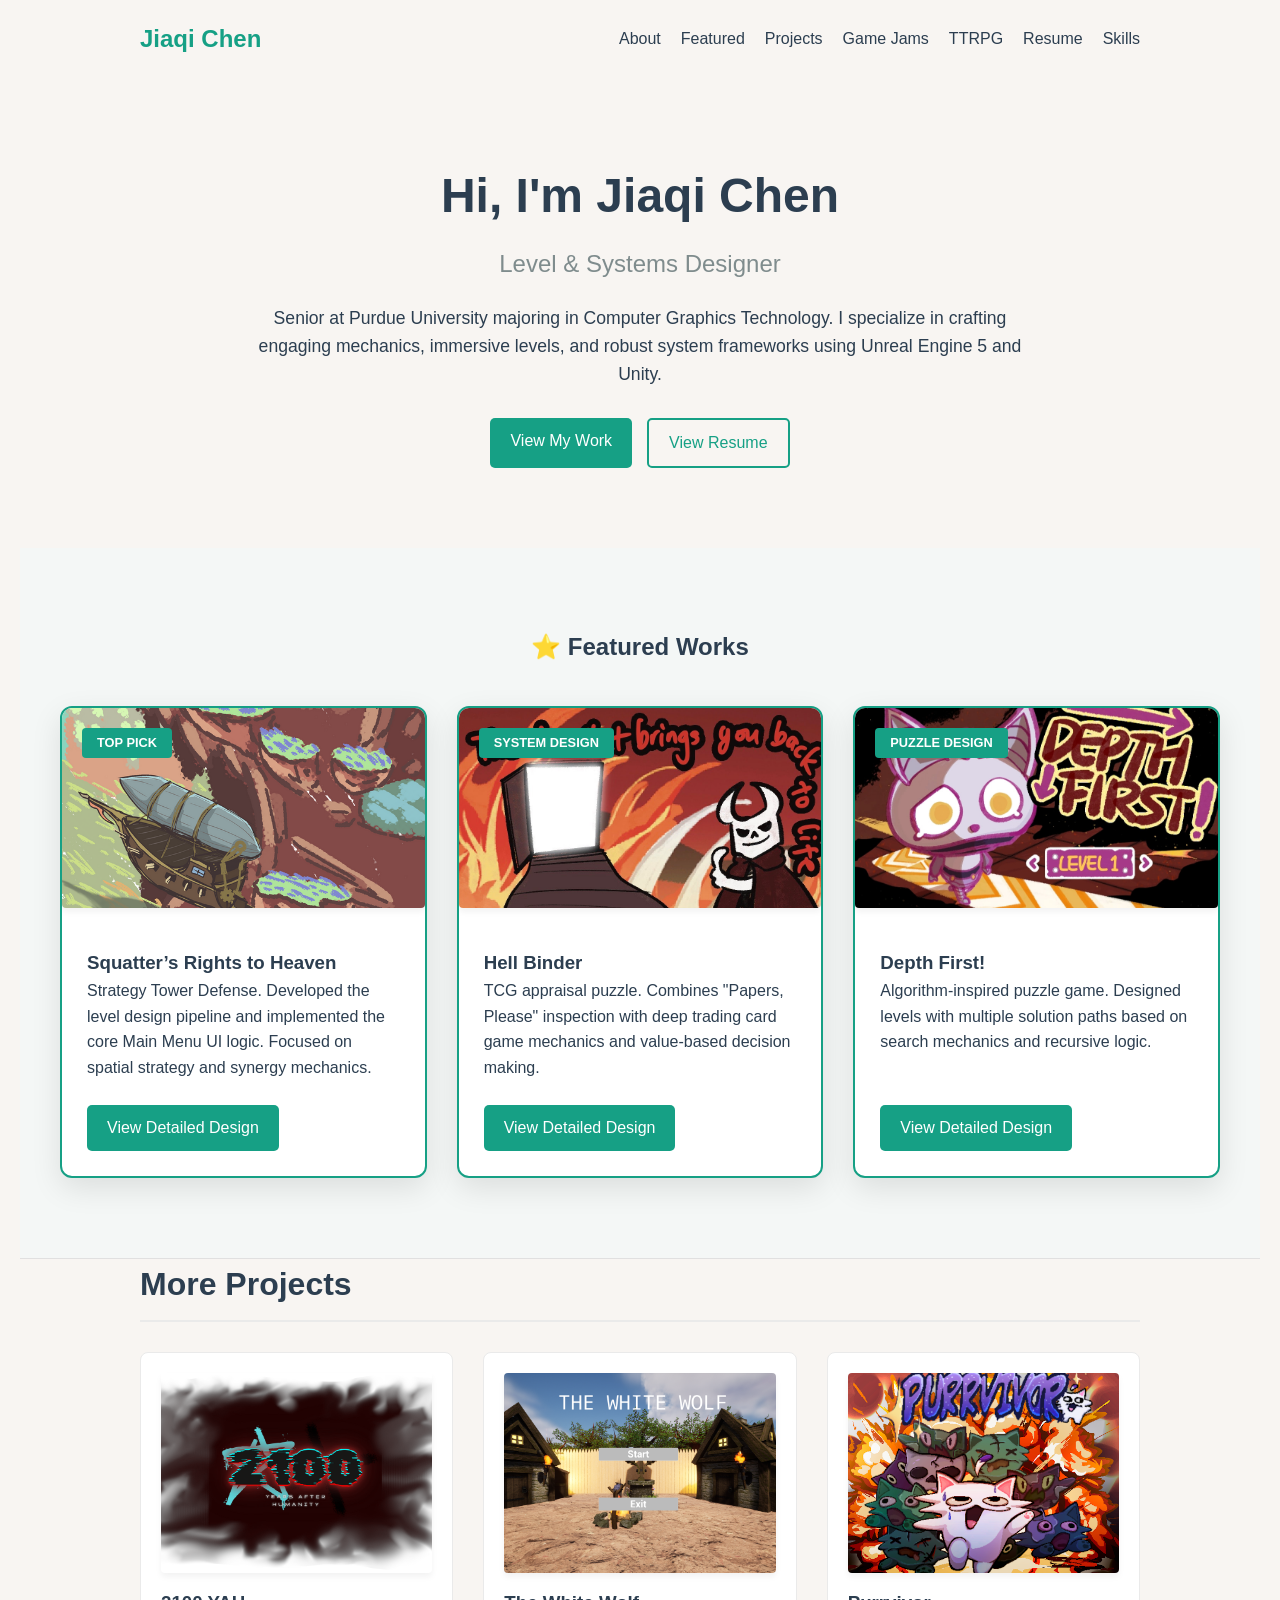
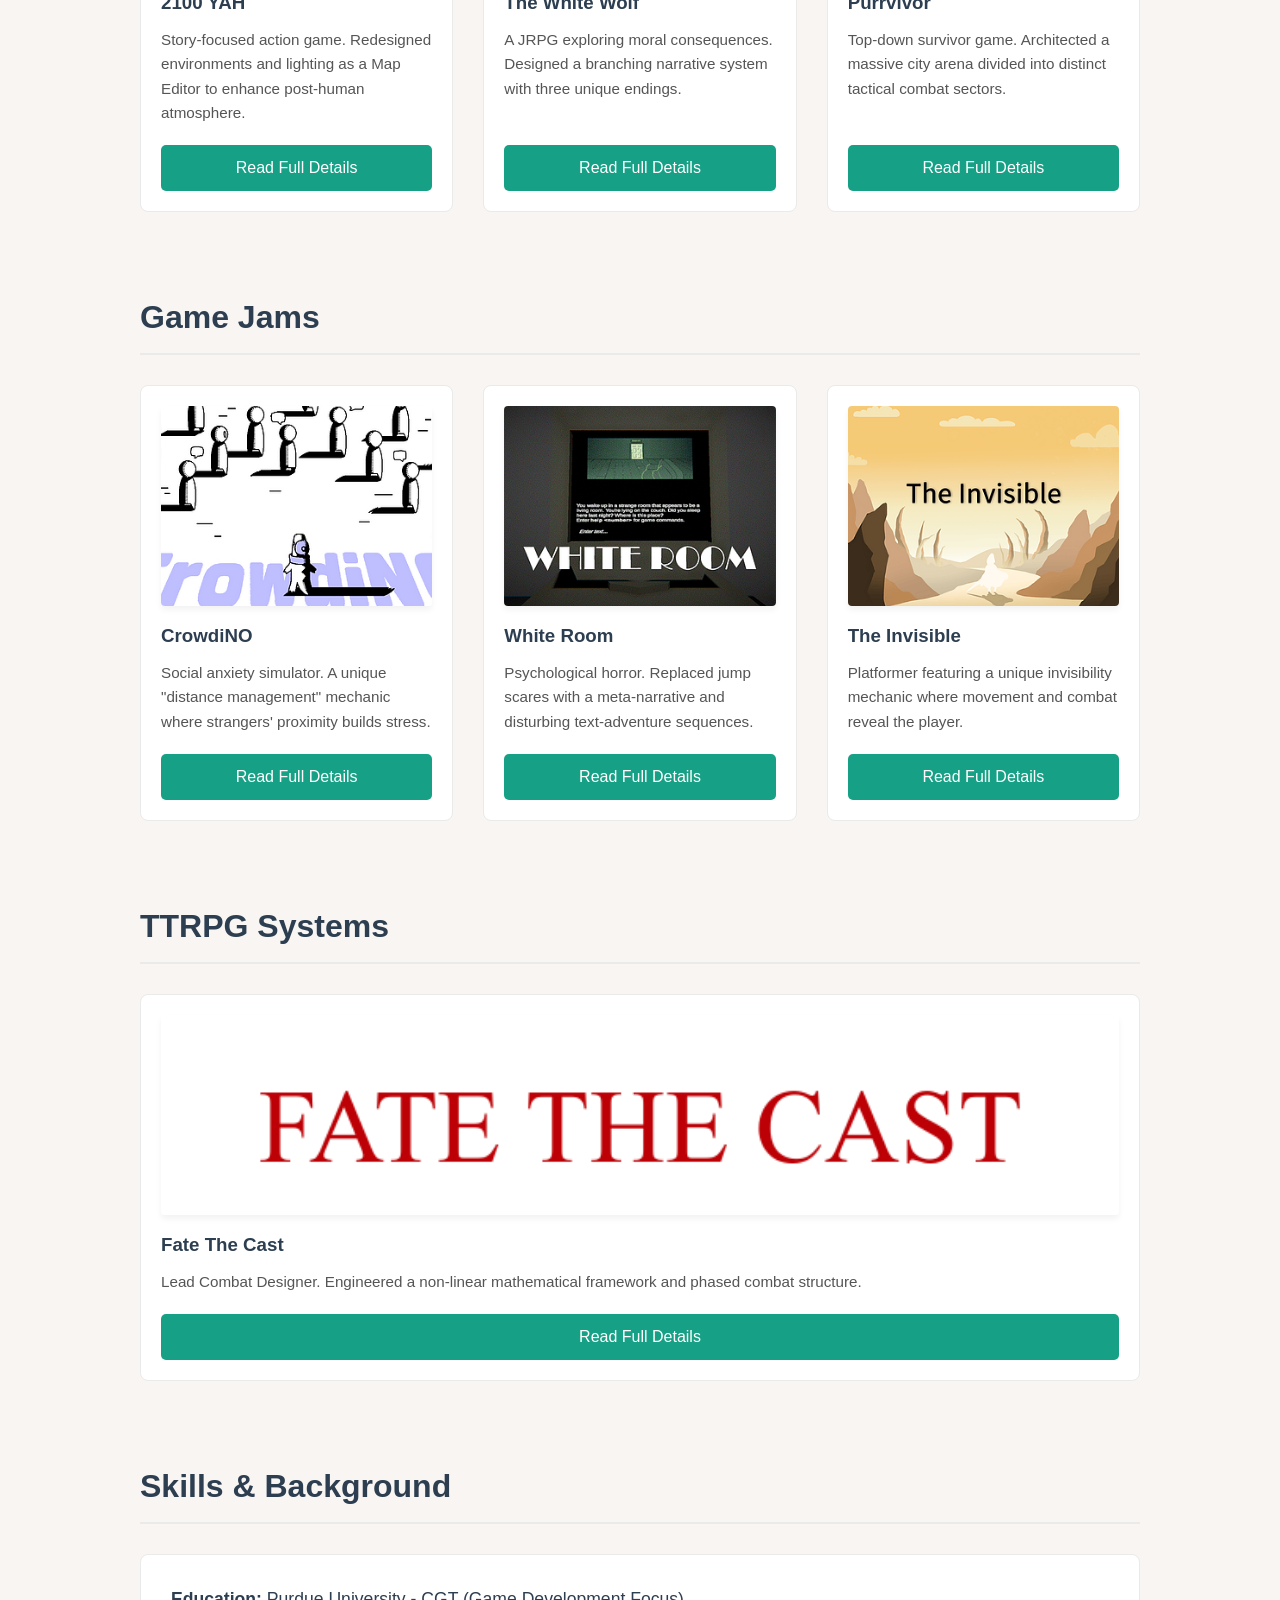
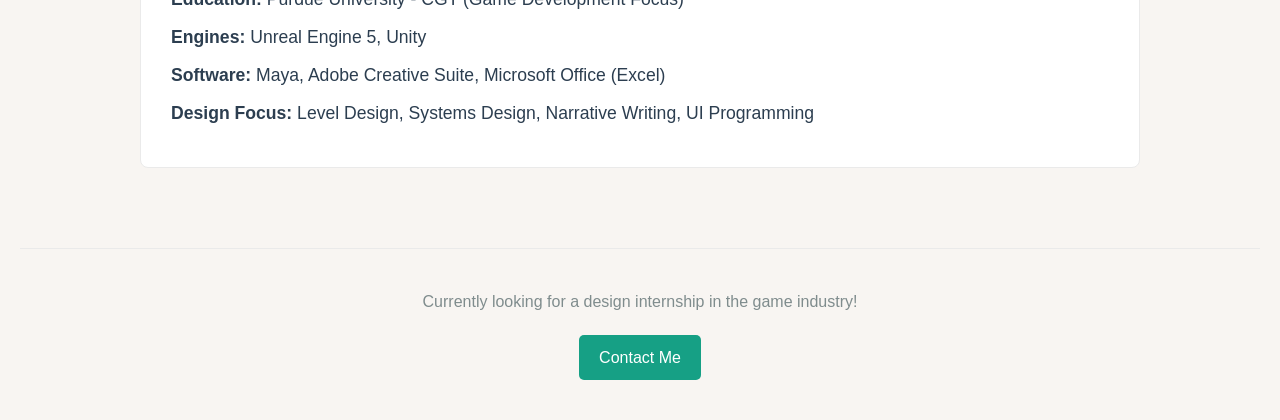
<file: index.html>
<!DOCTYPE html>
<html lang="en">
<head>
    <meta charset="UTF-8">
    <meta name="viewport" content="width=device-width, initial-scale=1.0">
    <title>Jiaqi Chen | Level & Systems Designer</title>
    <link rel="stylesheet" href="style.css">
    <style>
        /* 针对精选区域的额外小样式，突出重点 */
        .featured-section {
            background-color: #f4f7f6;
            padding: 80px 0;
            border-bottom: 1px solid #e0e0e0;
        }
        .featured-grid {
            display: grid;
            grid-template-columns: repeat(auto-fit, minmax(320px, 1fr));
            gap: 30px;
            max-width: 1200px;
            margin: 0 auto;
            padding: 0 20px;
        }
        .featured-card {
            background: white;
            border: 2px solid var(--accent-color);
            border-radius: 12px;
            overflow: hidden;
            transition: transform 0.3s ease;
            box-shadow: 0 10px 30px rgba(0,0,0,0.1);
            /* ✨ 新增：开启弹性盒子，强制等高对齐 ✨ */
            display: flex;
            flex-direction: column;
        }
        .featured-card:hover {
            transform: translateY(-10px);
        }
        .featured-badge {
            background-color: var(--accent-color);
            color: white;
            padding: 5px 15px;
            font-size: 0.8rem;
            font-weight: bold;
            text-transform: uppercase;
            position: absolute;
            top: 20px;
            left: 20px;
            border-radius: 4px;
            z-index: 2;
        }
        /* ✨ 新增：内部容器占满剩余空间，把按钮推到底部 ✨ */
        .featured-content {
            padding: 25px;
            display: flex;
            flex-direction: column;
            flex-grow: 1;
        }
        .featured-content p {
            flex-grow: 1;
            margin-bottom: 25px;
        }
        .featured-content .details-btn {
            align-self: flex-start; /* 保持按钮原有大小 */
        }
    </style>
</head>
<body>

    <nav>
        <div class="logo">Jiaqi Chen</div>
        <ul class="nav-links">
            <li><a href="#about">About</a></li>
            <li><a href="#featured">Featured</a></li>
            <li><a href="#projects">Projects</a></li>
            <li><a href="#gamejams">Game Jams</a></li>
            <li><a href="#ttrpg">TTRPG</a></li>
            <li><a href="resume.html">Resume</a></li>
            <li><a href="#skills">Skills</a></li>
        </ul>
    </nav>

    <header id="about">
        <h1>Hi, I'm Jiaqi Chen</h1>
        <h2>Level & Systems Designer</h2>
        <p>Senior at Purdue University majoring in Computer Graphics Technology. I specialize in crafting engaging mechanics, immersive levels, and robust system frameworks using Unreal Engine 5 and Unity.</p>
        
        <div style="display: flex; gap: 15px; justify-content: center; margin-top: 30px;">
            <a href="#featured" class="btn">View My Work</a>
            <a href="resume.html" class="btn" style="background-color: transparent; border: 2px solid var(--accent-color); color: var(--accent-color);">View Resume</a>
        </div>
    </header>

    <section id="featured" class="featured-section">
        <h2 style="text-align: center; margin-bottom: 40px;">⭐ Featured Works</h2>
        <div class="featured-grid">
            
            <div class="featured-card" style="position: relative;">
                <span class="featured-badge">Top Pick</span>
                <img src="images/ToHeaven_CoverPage.png" alt="Squatter’s Rights to Heaven" class="project-cover">
                <div class="featured-content">
                    <h3>Squatter’s Rights to Heaven</h3>
                    <p>Strategy Tower Defense. Developed the level design pipeline and implemented the core Main Menu UI logic. Focused on spatial strategy and synergy mechanics.</p>
                    <a href="project-squatter.html" class="details-btn">View Detailed Design</a>
                </div>
            </div>

            <div class="featured-card" style="position: relative;">
                <span class="featured-badge">System Design</span>
                <img src="images/HellBinder_CoverPage.png" alt="Hell Binder" class="project-cover">
                <div class="featured-content">
                    <h3>Hell Binder</h3>
                    <p>TCG appraisal puzzle. Combines "Papers, Please" inspection with deep trading card game mechanics and value-based decision making.</p>
                    <a href="project-hellbinder.html" class="details-btn">View Detailed Design</a>
                </div>
            </div>

            <div class="featured-card" style="position: relative;">
                <span class="featured-badge">Puzzle Design</span>
                <img src="images/DepthFirst_CoverPage.png" alt="Depth First" class="project-cover">
                <div class="featured-content">
                    <h3>Depth First!</h3>
                    <p>Algorithm-inspired puzzle game. Designed levels with multiple solution paths based on search mechanics and recursive logic.</p>
                    <a href="project-depthfirst.html" class="details-btn">View Detailed Design</a>
                </div>
            </div>

        </div>
    </section>

    <section id="projects">
        <h2>More Projects</h2>
        <div class="project-grid">
            <div class="project-card">
                <img src="images/2100YAH_CoverPage.png" alt="2100 YAH" class="project-cover">
                <h3>2100 YAH</h3>
                <p>Story-focused action game. Redesigned environments and lighting as a Map Editor to enhance post-human atmosphere.</p>
                <a href="project-2100yah.html" class="details-btn">Read Full Details</a>
            </div>

            <div class="project-card">
                <img src="images/TheWhiteWolf_CoverPage.png" alt="The White Wolf" class="project-cover">
                <h3>The White Wolf</h3>
                <p>A JRPG exploring moral consequences. Designed a branching narrative system with three unique endings.</p>
                <a href="project-whitewolf.html" class="details-btn">Read Full Details</a>
            </div>

            <div class="project-card">
                <img src="images/Purrvivor_CoverPage.png" alt="Purrvivor" class="project-cover">
                <h3>Purrvivor</h3>
                <p>Top-down survivor game. Architected a massive city arena divided into distinct tactical combat sectors.</p>
                <a href="project-purrvivor.html" class="details-btn">Read Full Details</a>
            </div>
        </div>
    </section>

    <section id="gamejams">
        <h2>Game Jams</h2>
        <div class="project-grid">
            <div class="project-card">
                <img src="images/CrowdiNO_CoverPage.png" alt="CrowdiNO" class="project-cover">
                <h3>CrowdiNO</h3>
                <p>Social anxiety simulator. A unique "distance management" mechanic where strangers' proximity builds stress.</p>
                <a href="project-crowdino.html" class="details-btn">Read Full Details</a>
            </div>

            <div class="project-card">
                <img src="images/WhiteRoom_CoverPage.png" alt="White Room" class="project-cover">
                <h3>White Room</h3>
                <p>Psychological horror. Replaced jump scares with a meta-narrative and disturbing text-adventure sequences.</p>
                <a href="project-whiteroom.html" class="details-btn">Read Full Details</a>
            </div>

            <div class="project-card">
                <img src="images/TheInvisible_CoverPage.png" alt="The Invisible" class="project-cover">
                <h3>The Invisible</h3>
                <p>Platformer featuring a unique invisibility mechanic where movement and combat reveal the player.</p>
                <a href="project-invisible.html" class="details-btn">Read Full Details</a>
            </div>
        </div>
    </section>

    <section id="ttrpg">
        <h2>TTRPG Systems</h2>
        <div class="project-grid">
            <div class="project-card">
                <img src="images/FateTheCast_CoverPage.png" alt="Fate The Cast" class="project-cover">
                <h3>Fate The Cast</h3>
                <p>Lead Combat Designer. Engineered a non-linear mathematical framework and phased combat structure.</p>
                <a href="project-fate.html" class="details-btn">Read Full Details</a>
            </div>
        </div>
    </section>

    <section id="skills">
        <h2>Skills & Background</h2>
        <div class="skills-container">
            <p><strong>Education:</strong> Purdue University - CGT (Game Development Focus)</p>
            <p><strong>Engines:</strong> Unreal Engine 5, Unity</p>
            <p><strong>Software:</strong> Maya, Adobe Creative Suite, Microsoft Office (Excel)</p>
            <p><strong>Design Focus:</strong> Level Design, Systems Design, Narrative Writing, UI Programming</p>
        </div>
    </section>

    <footer>
        <p>Currently looking for a design internship in the game industry!</p>
        <div style="margin-top: 20px;">
            <a href="mailto:jacky.deepdream@gmail.com" class="btn">Contact Me</a>
        </div>
    </footer>

</body>
</html>
</file>
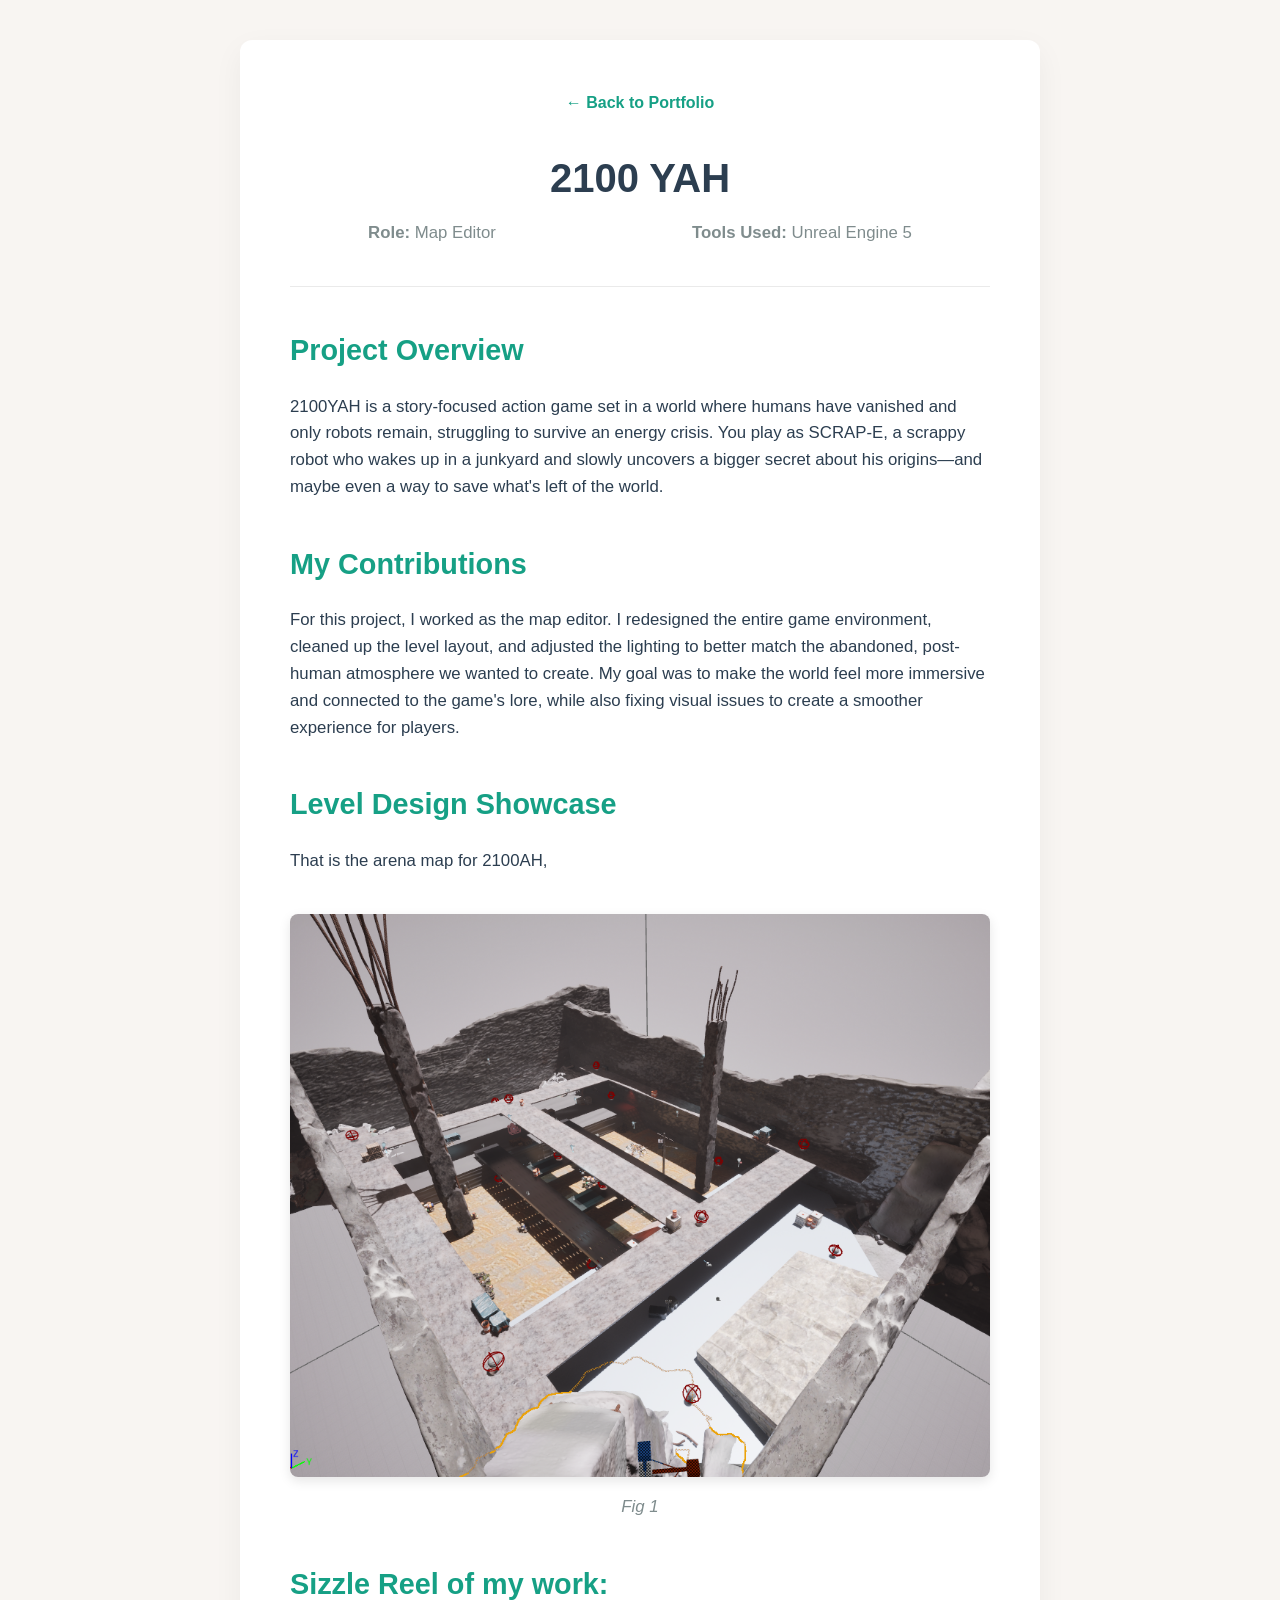
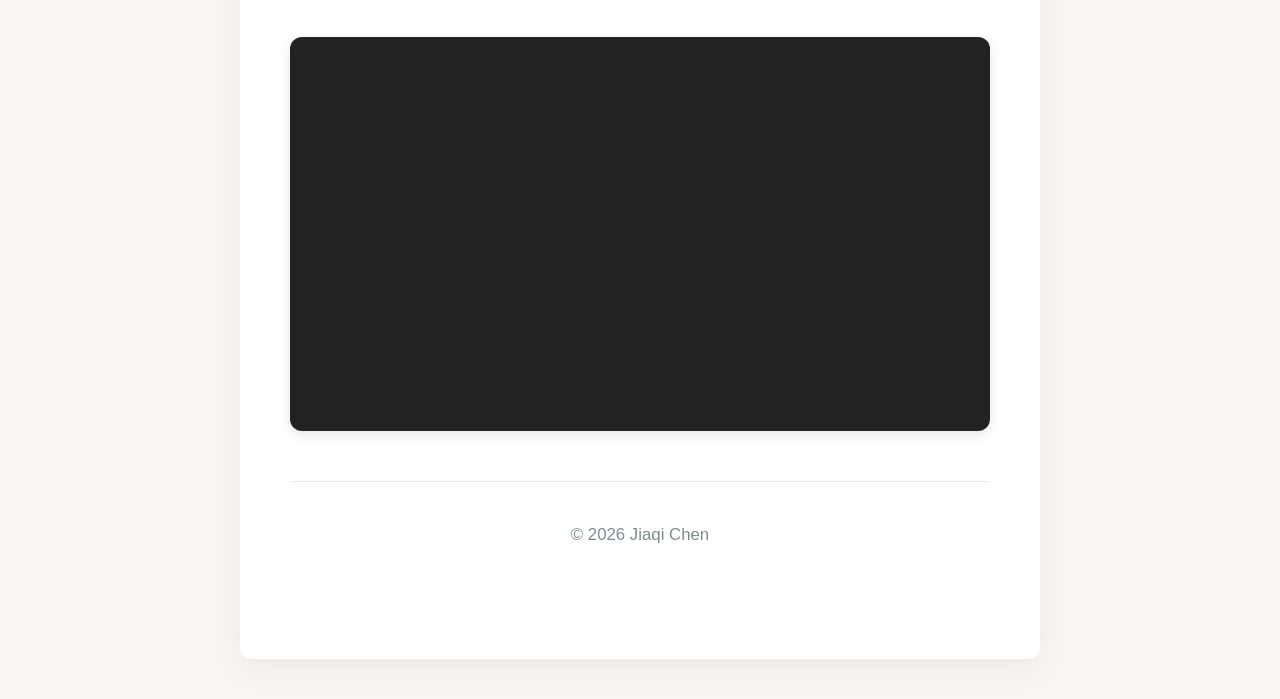
<file: project-2100yah.html>
<!DOCTYPE html>
<html lang="en">
<head>
    <meta charset="UTF-8">
    <meta name="viewport" content="width=device-width, initial-scale=1.0">
    <title>2100 YAH | Jiaqi Chen</title>
    <link rel="stylesheet" href="style.css">
</head>
<body>

    <div class="project-page-container">
        
        <a href="index.html" class="back-link">← Back to Portfolio</a>

        <h1>2100 YAH</h1>
        <div class="project-meta">
            <p><strong>Role:</strong> Map Editor</p>
            <p><strong>Tools Used:</strong> Unreal Engine 5</p>
        </div>

        <h2>Project Overview</h2>
        <p>2100YAH is a story-focused action game set in a world where humans have vanished and only robots remain, struggling to survive an energy crisis. You play as SCRAP-E, a scrappy robot who wakes up in a junkyard and slowly uncovers a bigger secret about his origins—and maybe even a way to save what's left of the world.​</p>

        <h2>My Contributions</h2>
        <p>​For this project, I worked as the map editor. I redesigned the entire game environment, cleaned up the level layout, and adjusted the lighting to better match the abandoned, post-human atmosphere we wanted to create. My goal was to make the world feel more immersive and connected to the game's lore, while also fixing visual issues to create a smoother experience for players.</p>

        <h2>Level Design Showcase</h2>
        <p>That is the arena map for 2100AH,</p>
        
        <img src="images/2100YAH_LevelShowCase.png" alt="Level Showcase Blockout" class="showcase-img">
        <p class="img-caption">Fig 1</p>

        <h2>Sizzle Reel of my work:</h2>
        <div class="video-container">
            <iframe src="https://www.youtube.com/embed/dzjiUNH8eNQ" title="YouTube video player" frameborder="0" allow="accelerometer; autoplay; clipboard-write; encrypted-media; gyroscope; picture-in-picture; web-share" allowfullscreen></iframe>
        </div>

    <footer>
        <p>© 2026 Jiaqi Chen</p>
    </footer>

</body>
</html>
</file>
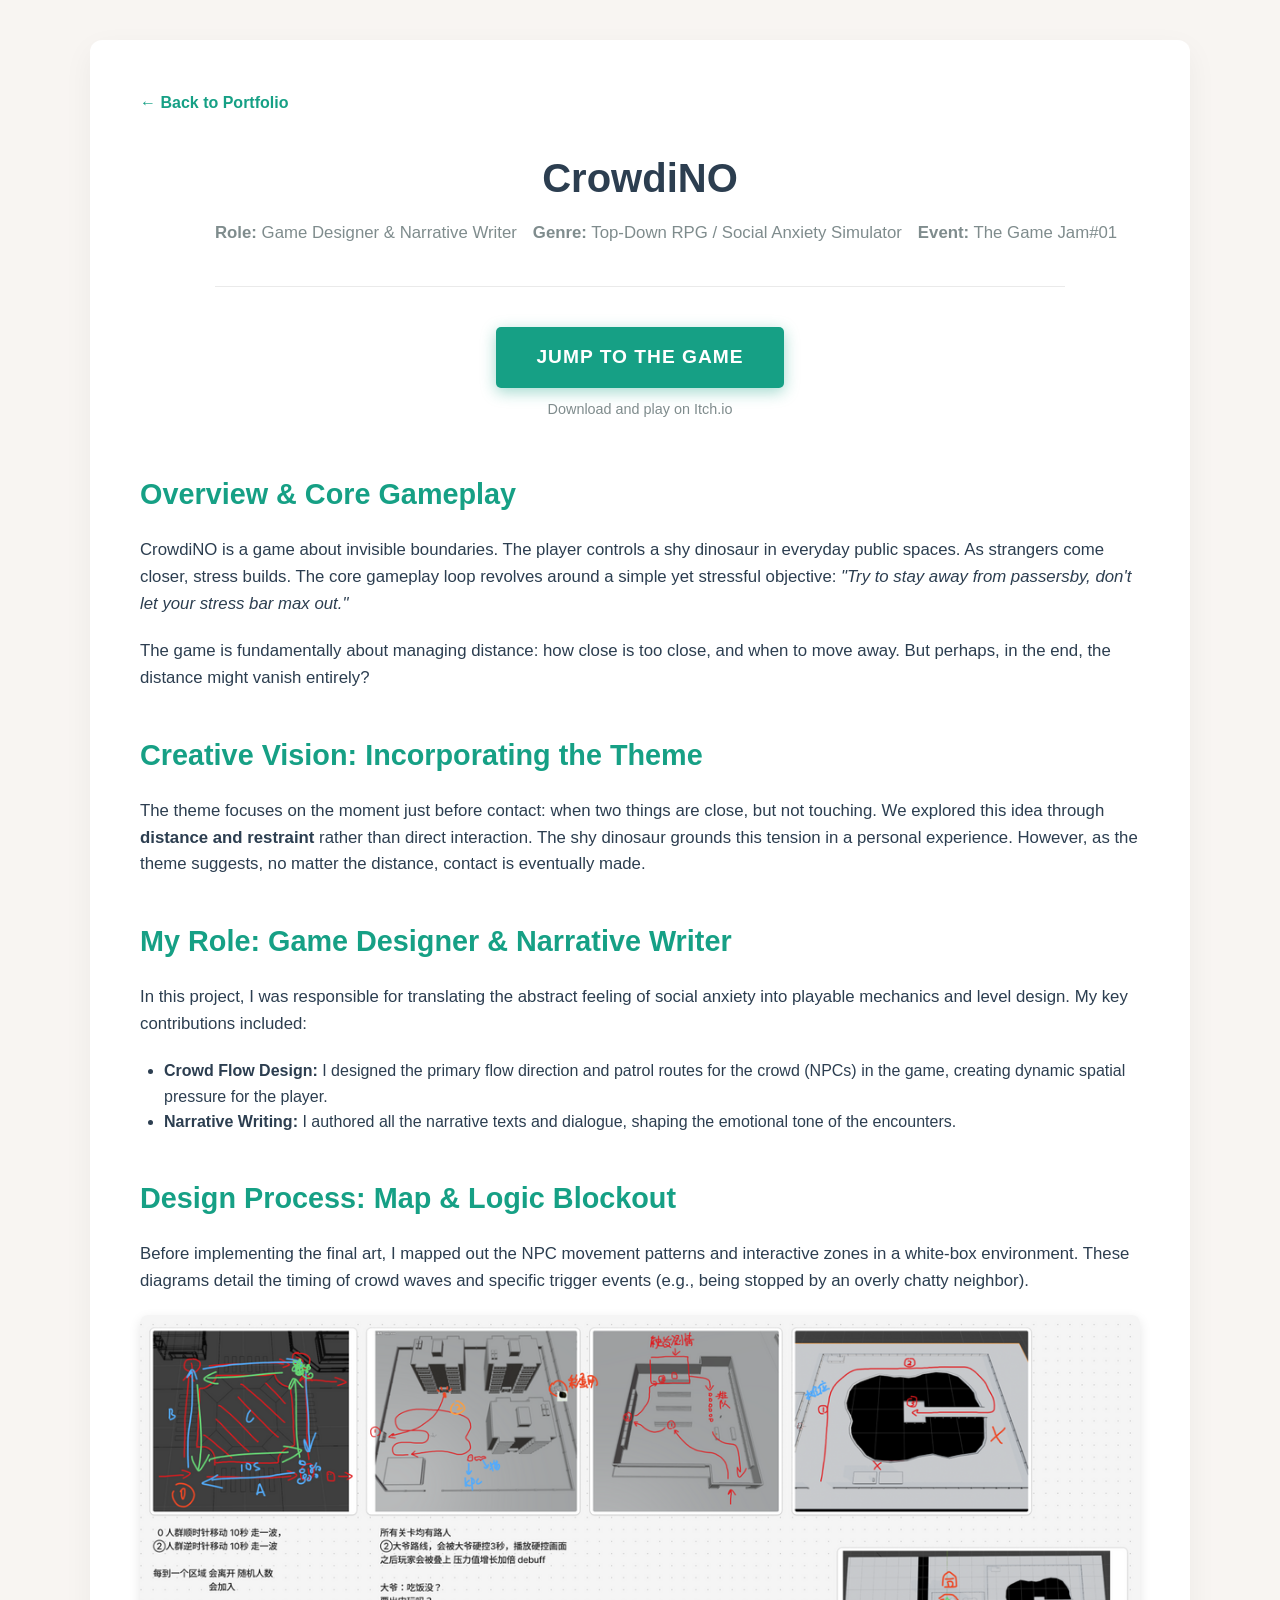
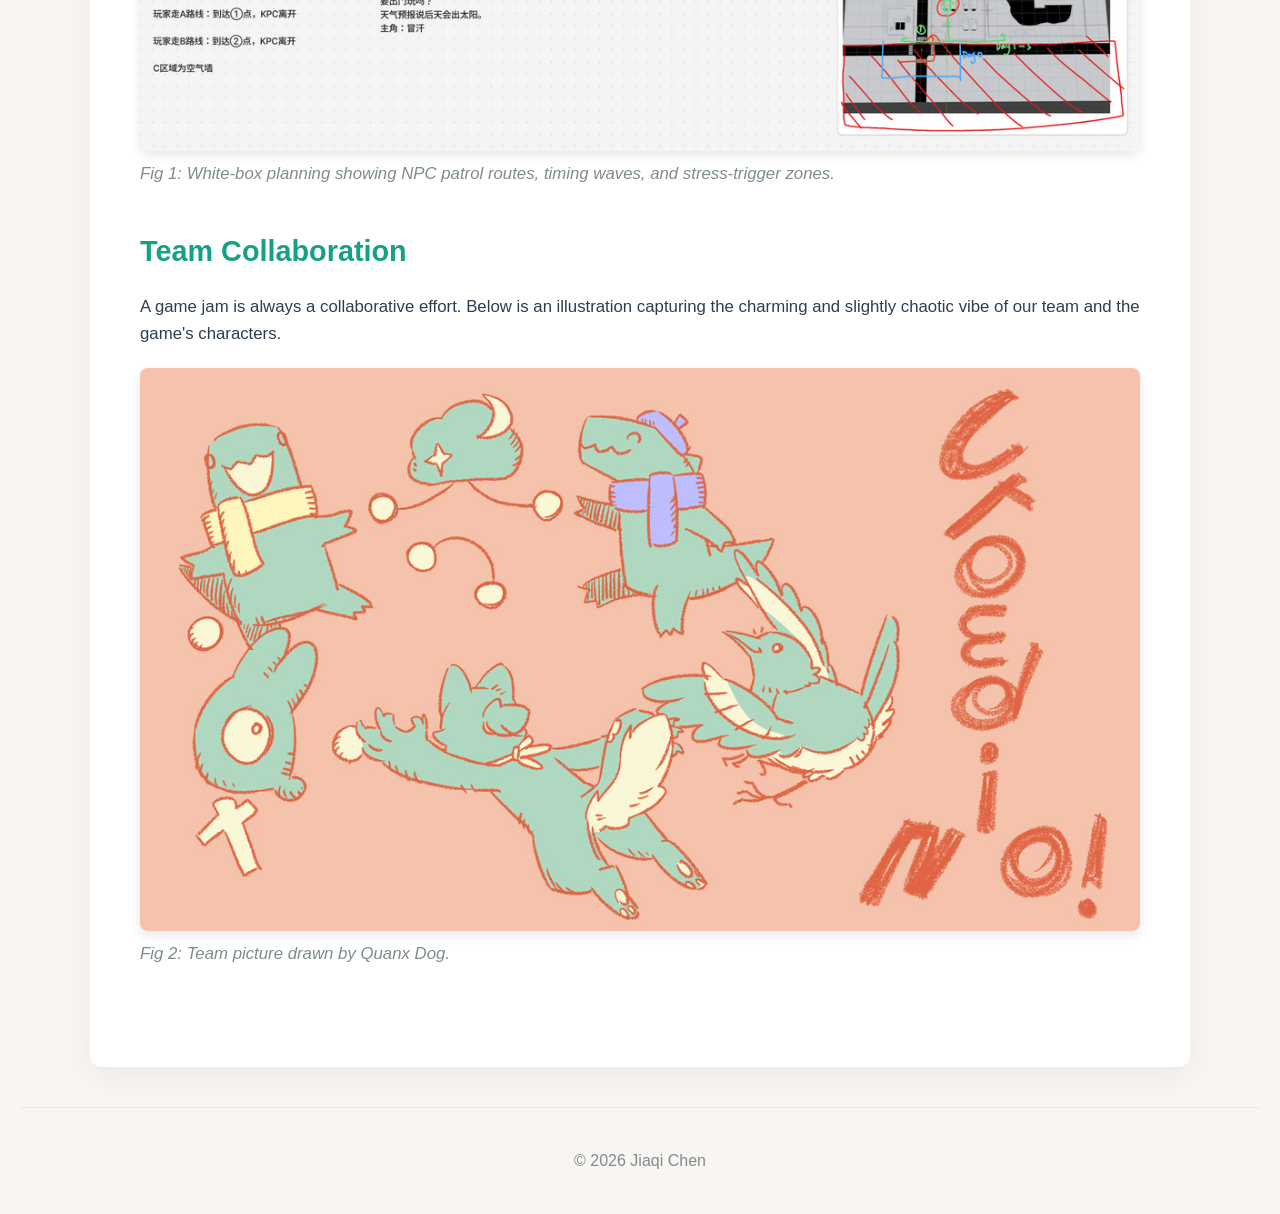
<file: project-crowdino.html>
<!DOCTYPE html>
<html lang="en">
<head>
    <meta charset="UTF-8">
    <meta name="viewport" content="width=device-width, initial-scale=1.0">
    <title>CrowdiNO | Jiaqi Chen</title>
    <link rel="stylesheet" href="style.css">
</head>
<body>

    <div class="project-page-container project-page-container--wide">
        
        <a href="index.html" class="back-link">← Back to Portfolio</a>

        <h1>CrowdiNO</h1>
        <div class="project-meta project-meta--compact project-meta--wide">
            <p><strong>Role:</strong> Game Designer & Narrative Writer</p>
            <p><strong>Genre:</strong> Top-Down RPG / Social Anxiety Simulator</p>
            <p><strong>Event:</strong> The Game Jam#01</p>
        </div>

        <div class="project-cta">
            <a href="https://passbykamenrider.itch.io/crowdino" target="_blank" class="btn" style="font-size: 1.2rem; padding: 15px 40px; text-transform: uppercase; font-weight: bold; letter-spacing: 1px; box-shadow: 0 4px 15px rgba(22, 160, 133, 0.4);">
                Jump To The Game
            </a>
            <p style="font-size: 0.9rem; color: #7F8C8D; margin-top: 10px;">Download and play on Itch.io</p>
        </div>

        <h2>Overview & Core Gameplay</h2>
        <p>CrowdiNO is a game about invisible boundaries. The player controls a shy dinosaur in everyday public spaces. As strangers come closer, stress builds. The core gameplay loop revolves around a simple yet stressful objective: <em>"Try to stay away from passersby, don't let your stress bar max out."</em></p>
        <p>The game is fundamentally about managing distance: how close is too close, and when to move away. But perhaps, in the end, the distance might vanish entirely?</p>

        <h2>Creative Vision: Incorporating the Theme</h2>
        <p>The theme focuses on the moment just before contact: when two things are close, but not touching. We explored this idea through <strong>distance and restraint</strong> rather than direct interaction. The shy dinosaur grounds this tension in a personal experience. However, as the theme suggests, no matter the distance, contact is eventually made.</p>

        <h2>My Role: Game Designer & Narrative Writer</h2>
        <p>In this project, I was responsible for translating the abstract feeling of social anxiety into playable mechanics and level design. My key contributions included:</p>
        <ul class="project-contributions">
            <li><strong>Crowd Flow Design:</strong> I designed the primary flow direction and patrol routes for the crowd (NPCs) in the game, creating dynamic spatial pressure for the player.</li>
            <li><strong>Narrative Writing:</strong> I authored all the narrative texts and dialogue, shaping the emotional tone of the encounters.</li>
        </ul>

        <h2>Design Process: Map & Logic Blockout</h2>
        <p>Before implementing the final art, I mapped out the NPC movement patterns and interactive zones in a white-box environment. These diagrams detail the timing of crowd waves and specific trigger events (e.g., being stopped by an overly chatty neighbor).</p>

        <img src="images/CrowdiNO_MapDesign&Logic.png" alt="CrowdiNO Map Design and Logic Flow" class="showcase-img">
        <p class="img-caption">Fig 1: White-box planning showing NPC patrol routes, timing waves, and stress-trigger zones.</p>

        <h2>Team Collaboration</h2>
        <p>A game jam is always a collaborative effort. Below is an illustration capturing the charming and slightly chaotic vibe of our team and the game's characters.</p>

        <img src="images/CrowdiNO_ArtPost.png" alt="CrowdiNO Team Art" class="showcase-img">
        <p class="img-caption" style="margin-bottom: 50px;">Fig 2: Team picture drawn by Quanx Dog.</p>

    </div>

    <footer>
        <p>© 2026 Jiaqi Chen</p>
    </footer>

</body>
</html>
</file>
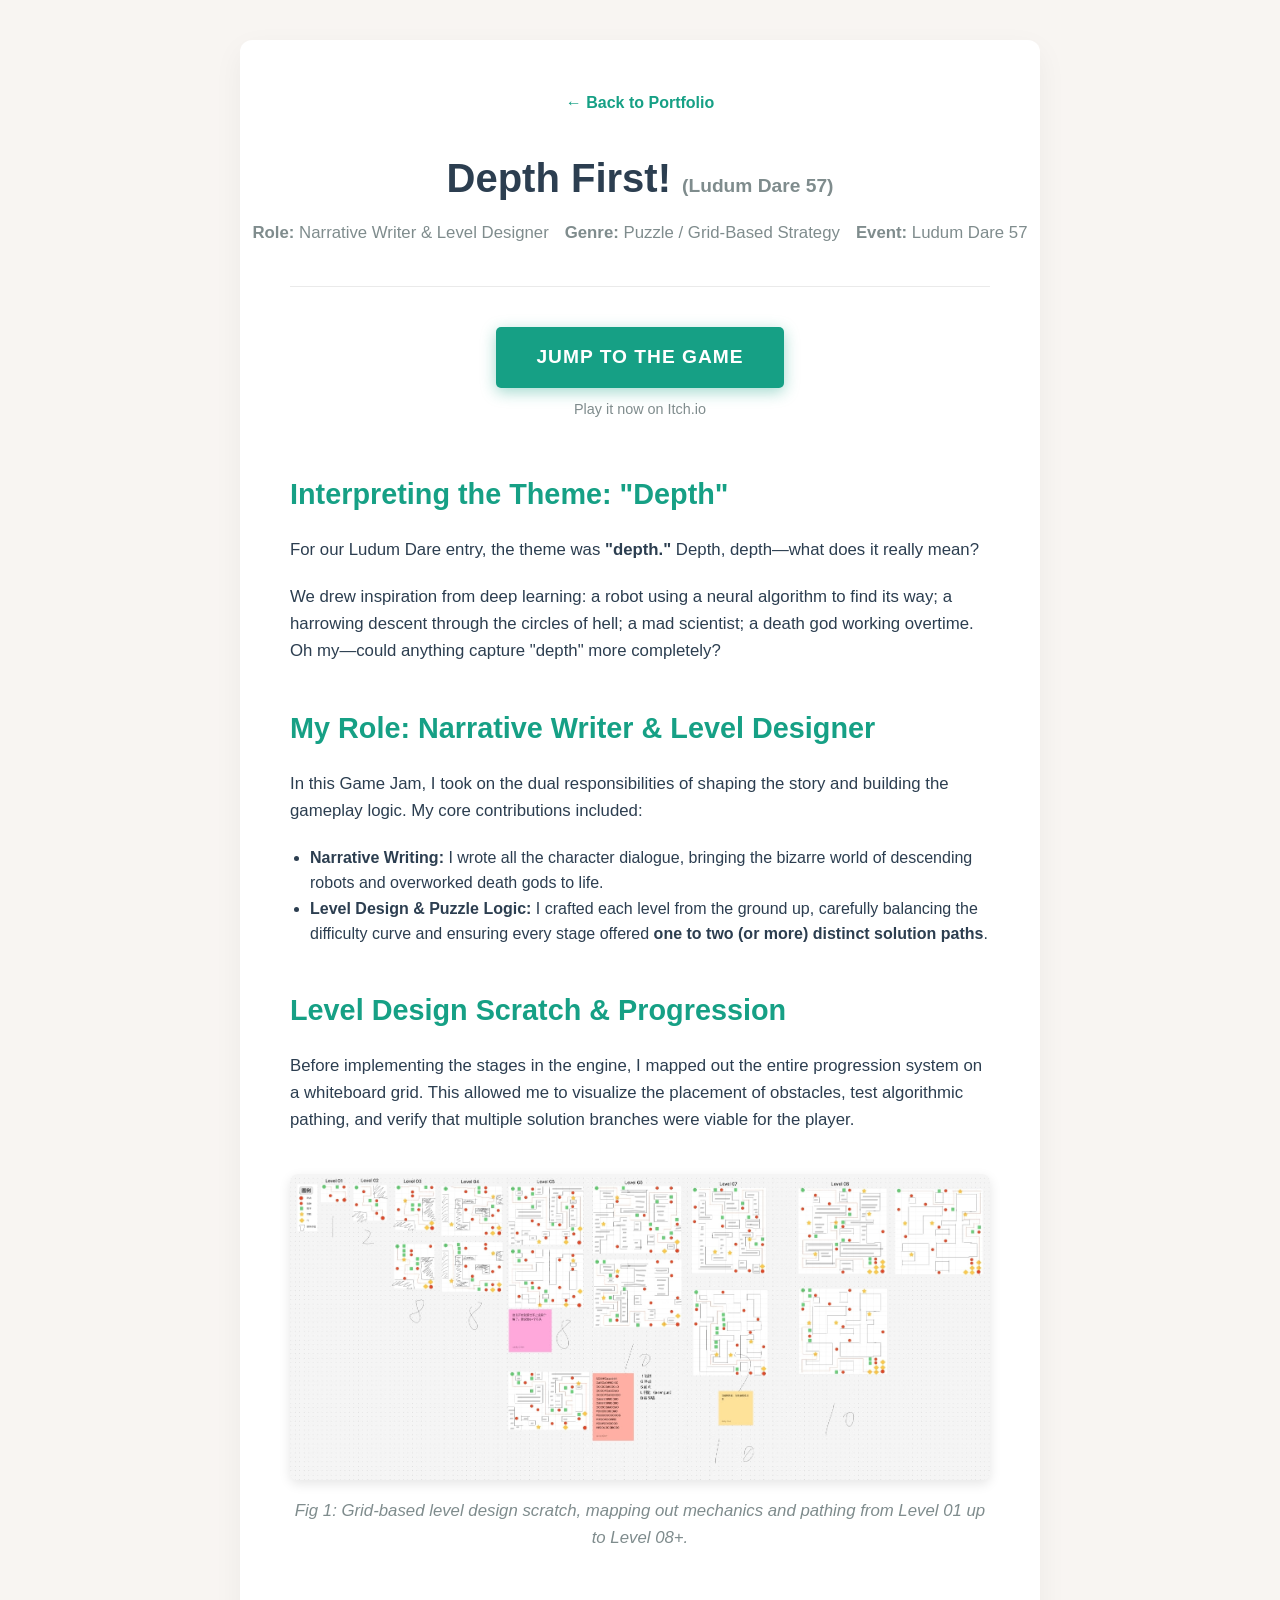
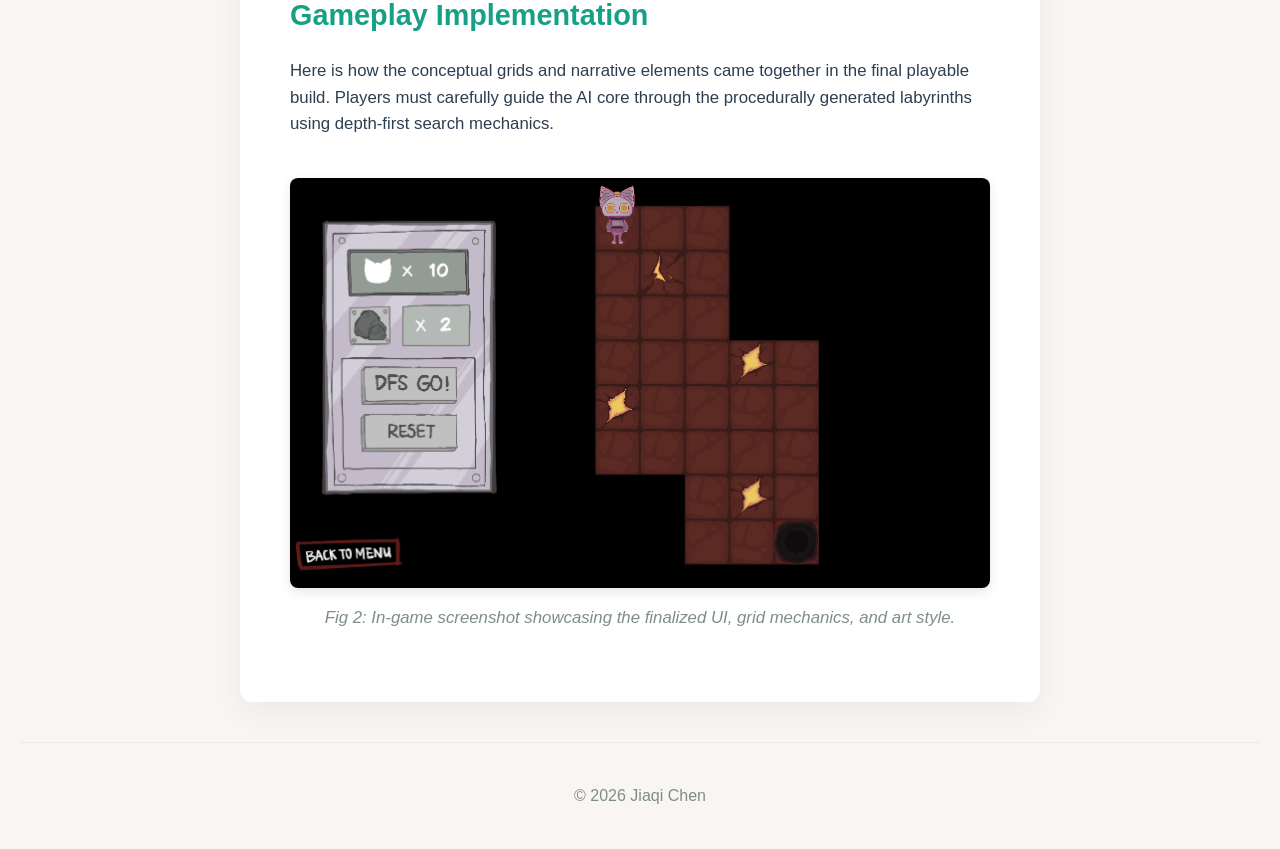
<file: project-depthfirst.html>
<!DOCTYPE html>
<html lang="en">
<head>
    <meta charset="UTF-8">
    <meta name="viewport" content="width=device-width, initial-scale=1.0">
    <title>Depth First! | Jiaqi Chen</title>
    <link rel="stylesheet" href="style.css">
</head>
<body>

    <div class="project-page-container">
        
        <a href="index.html" class="back-link">← Back to Portfolio</a>

        <h1>Depth First! <span style="font-size: 1.2rem; color: #7F8C8D;">(Ludum Dare 57)</span></h1>
        <div class="project-meta project-meta--compact">
            <p><strong>Role:</strong> Narrative Writer & Level Designer</p>
            <p><strong>Genre:</strong> Puzzle / Grid-Based Strategy</p>
            <p><strong>Event:</strong> Ludum Dare 57</p>
        </div>

        <div style="text-align: center; margin-bottom: 50px;">
            <a href="https://passbykamenrider.itch.io/depth-first" target="_blank" class="btn" style="font-size: 1.2rem; padding: 15px 40px; text-transform: uppercase; font-weight: bold; letter-spacing: 1px; box-shadow: 0 4px 15px rgba(22, 160, 133, 0.4);">
                Jump To The Game
            </a>
            <p style="font-size: 0.9rem; color: #7F8C8D; margin-top: 10px;">Play it now on Itch.io</p>
        </div>

        <h2>Interpreting the Theme: "Depth"</h2>
        <p>For our Ludum Dare entry, the theme was <strong>"depth."</strong> Depth, depth—what does it really mean?</p>
        <p>We drew inspiration from deep learning: a robot using a neural algorithm to find its way; a harrowing descent through the circles of hell; a mad scientist; a death god working overtime. Oh my—could anything capture "depth" more completely?</p>

        <h2>My Role: Narrative Writer & Level Designer</h2>
        <p>In this Game Jam, I took on the dual responsibilities of shaping the story and building the gameplay logic. My core contributions included:</p>
        <ul style="margin-left: 20px; margin-bottom: 30px;">
            <li><strong>Narrative Writing:</strong> I wrote all the character dialogue, bringing the bizarre world of descending robots and overworked death gods to life.</li>
            <li><strong>Level Design & Puzzle Logic:</strong> I crafted each level from the ground up, carefully balancing the difficulty curve and ensuring every stage offered <strong>one to two (or more) distinct solution paths</strong>.</li>
        </ul>

        <h2>Level Design Scratch & Progression</h2>
        <p>Before implementing the stages in the engine, I mapped out the entire progression system on a whiteboard grid. This allowed me to visualize the placement of obstacles, test algorithmic pathing, and verify that multiple solution branches were viable for the player.</p>

        <img src="images/DepthFirst_LevelDesign.png" alt="Depth First Level Design Scratch" class="showcase-img">
        <p class="img-caption">Fig 1: Grid-based level design scratch, mapping out mechanics and pathing from Level 01 up to Level 08+.</p>

        <h2>Gameplay Implementation</h2>
        <p>Here is how the conceptual grids and narrative elements came together in the final playable build. Players must carefully guide the AI core through the procedurally generated labyrinths using depth-first search mechanics.</p>

        <img src="images/DepthFirst_GamePlay01.png" alt="Depth First Gameplay" class="showcase-img">
        <p class="img-caption">Fig 2: In-game screenshot showcasing the finalized UI, grid mechanics, and art style.</p>

    </div>

    <footer>
        <p>© 2026 Jiaqi Chen</p>
    </footer>

</body>
</html>
</file>
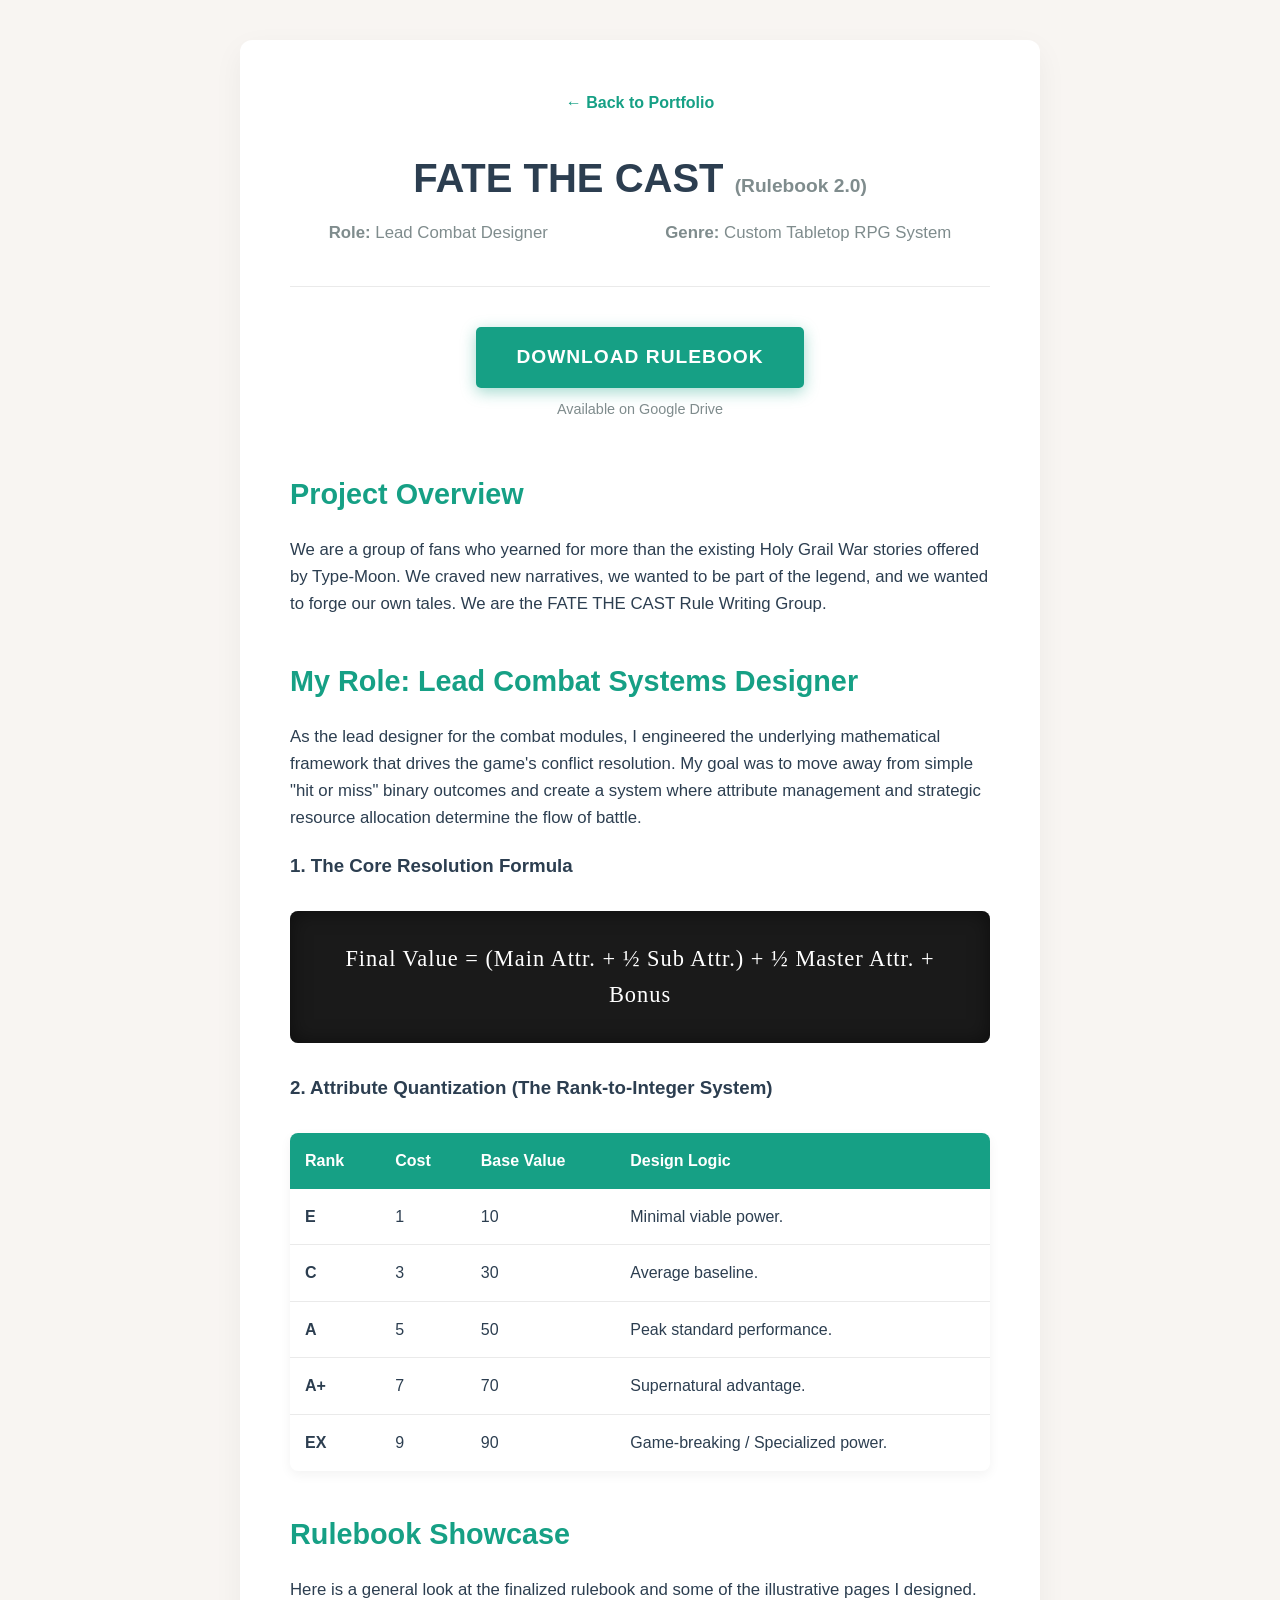
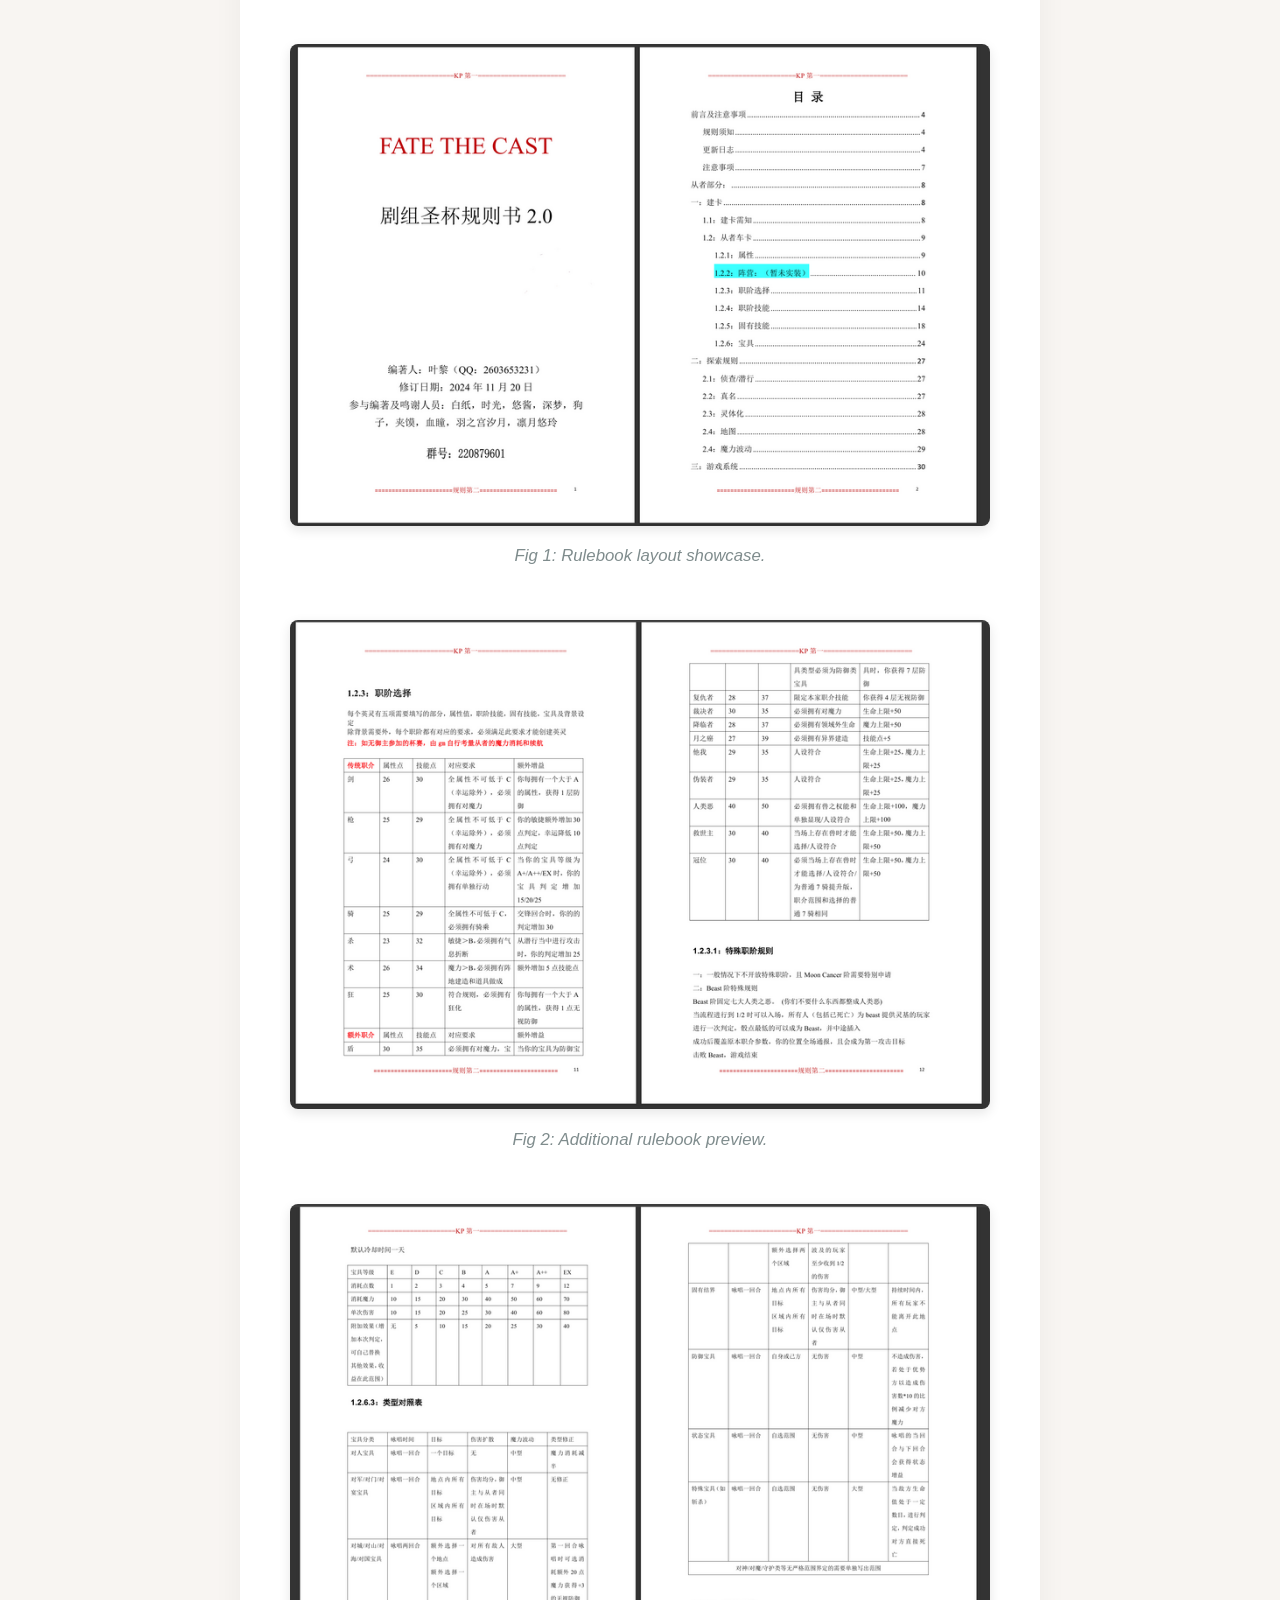
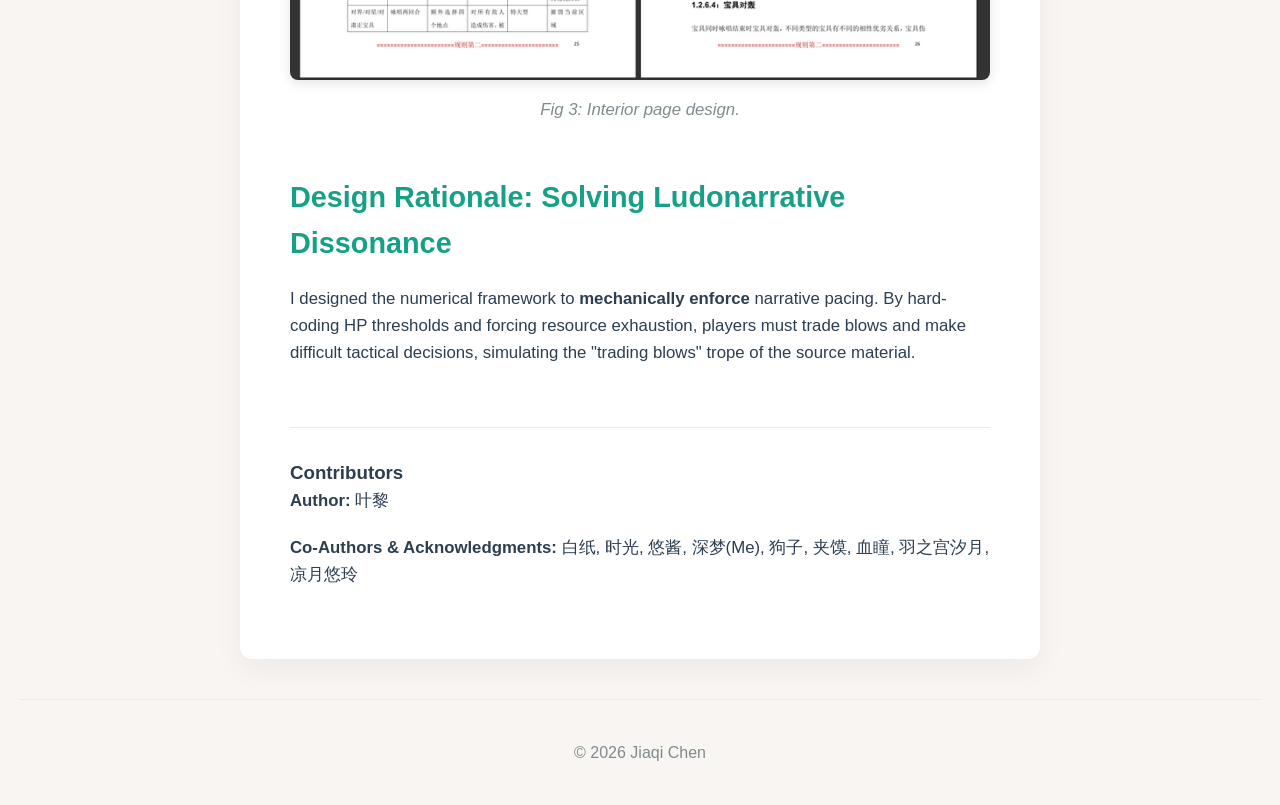
<file: project-fate.html>
<!DOCTYPE html>
<html lang="en">
<head>
    <meta charset="UTF-8">
    <meta name="viewport" content="width=device-width, initial-scale=1.0">
    <title>Fate The Cast | Jiaqi Chen</title>
    <link rel="stylesheet" href="style.css">
    <style>
        .ttrpg-table {
            width: 100%;
            border-collapse: collapse;
            margin: 30px 0;
            background-color: #fff;
            border-radius: 8px;
            overflow: hidden;
            box-shadow: 0 4px 12px rgba(0,0,0,0.05);
        }
        .ttrpg-table th {
            background-color: var(--accent-color);
            color: #fff;
            text-align: left;
            padding: 15px;
            font-weight: bold;
        }
        .ttrpg-table td {
            padding: 15px;
            border-bottom: 1px solid #eaeaea;
            color: var(--text-color);
        }
        .ttrpg-table tr:last-child td {
            border-bottom: none;
        }
        .ttrpg-table tr:hover {
            background-color: #f8f9fa;
        }
        .formula-box {
            background-color: #1a1a1a;
            color: #fff;
            padding: 30px;
            text-align: center;
            border-radius: 8px;
            margin: 30px 0;
            font-family: "Times New Roman", serif;
            font-size: 1.4rem;
            letter-spacing: 1px;
            box-shadow: inset 0 0 20px rgba(0,0,0,0.5);
        }
    </style>
</head>
<body>

    <div class="project-page-container">
        
        <a href="index.html" class="back-link">← Back to Portfolio</a>

        <h1>FATE THE CAST <span style="font-size: 1.2rem; color: #7F8C8D;">(Rulebook 2.0)</span></h1>
        <div class="project-meta">
            <p><strong>Role:</strong> Lead Combat Designer</p>
            <p><strong>Genre:</strong> Custom Tabletop RPG System</p>
        </div>

        <div style="text-align: center; margin-bottom: 50px;">
            <a href="https://drive.google.com/file/d/1-t_t-XkoYxh71Z39vITffSH9PLNxjNoU/view" target="_blank" class="btn" style="font-size: 1.2rem; padding: 15px 40px; text-transform: uppercase; font-weight: bold; letter-spacing: 1px; box-shadow: 0 4px 15px rgba(22, 160, 133, 0.4);">
                Download Rulebook
            </a>
            <p style="font-size: 0.9rem; color: #7F8C8D; margin-top: 10px;">Available on Google Drive</p>
        </div>

        <h2>Project Overview</h2>
        <p>We are a group of fans who yearned for more than the existing Holy Grail War stories offered by Type-Moon. We craved new narratives, we wanted to be part of the legend, and we wanted to forge our own tales. We are the FATE THE CAST Rule Writing Group.</p>

        <h2>My Role: Lead Combat Systems Designer</h2>
        <p>As the lead designer for the combat modules, I engineered the underlying mathematical framework that drives the game's conflict resolution. My goal was to move away from simple "hit or miss" binary outcomes and create a system where attribute management and strategic resource allocation determine the flow of battle.</p>

        <h3>1. The Core Resolution Formula</h3>
        <div class="formula-box">
            Final Value = (Main Attr. + &frac12; Sub Attr.) + &frac12; Master Attr. + Bonus
        </div>

        <h3>2. Attribute Quantization (The Rank-to-Integer System)</h3>
        <table class="ttrpg-table">
            <thead>
                <tr>
                    <th>Rank</th>
                    <th>Cost</th>
                    <th>Base Value</th>
                    <th>Design Logic</th>
                </tr>
            </thead>
            <tbody>
                <tr><td><strong>E</strong></td><td>1</td><td>10</td><td>Minimal viable power.</td></tr>
                <tr><td><strong>C</strong></td><td>3</td><td>30</td><td>Average baseline.</td></tr>
                <tr><td><strong>A</strong></td><td>5</td><td>50</td><td>Peak standard performance.</td></tr>
                <tr><td><strong>A+</strong></td><td>7</td><td>70</td><td>Supernatural advantage.</td></tr>
                <tr><td><strong>EX</strong></td><td>9</td><td>90</td><td>Game-breaking / Specialized power.</td></tr>
            </tbody>
        </table>

        <h2>Rulebook Showcase</h2>
        <p>Here is a general look at the finalized rulebook and some of the illustrative pages I designed.</p>
        
        <img src="images/FateTheCast_ShowCase01.png" alt="Fate The Cast Showcase 1" class="showcase-img">
        <p class="img-caption">Fig 1: Rulebook layout showcase.</p>

        <img src="images/FateTheCast_ShowCase02.png" alt="Fate The Cast Showcase 2" class="showcase-img" style="margin-top: 30px;">
        <p class="img-caption">Fig 2: Additional rulebook preview.</p>
        
        <img src="images/FateTheCast_ShowCase03.png" alt="Fate The Cast Showcase 3" class="showcase-img" style="margin-top: 30px;">
        <p class="img-caption" style="margin-bottom: 50px;">Fig 3: Interior page design.</p>

        <h2>Design Rationale: Solving Ludonarrative Dissonance</h2>
        <p>I designed the numerical framework to <strong>mechanically enforce</strong> narrative pacing. By hard-coding HP thresholds and forcing resource exhaustion, players must trade blows and make difficult tactical decisions, simulating the "trading blows" trope of the source material.</p>

        <div style="margin-top: 60px; padding-top: 30px; border-top: 1px solid #eaeaea;">
            <h3>Contributors</h3>
            <p><strong>Author:</strong> 叶黎</p>
            <p><strong>Co-Authors & Acknowledgments:</strong> 白纸, 时光, 悠酱, 深梦(Me), 狗子, 夹馍, 血瞳, 羽之宫汐月, 凉月悠玲</p>
        </div>

    </div>

    <footer>
        <p>© 2026 Jiaqi Chen</p>
    </footer>

</body>
</html>
</file>
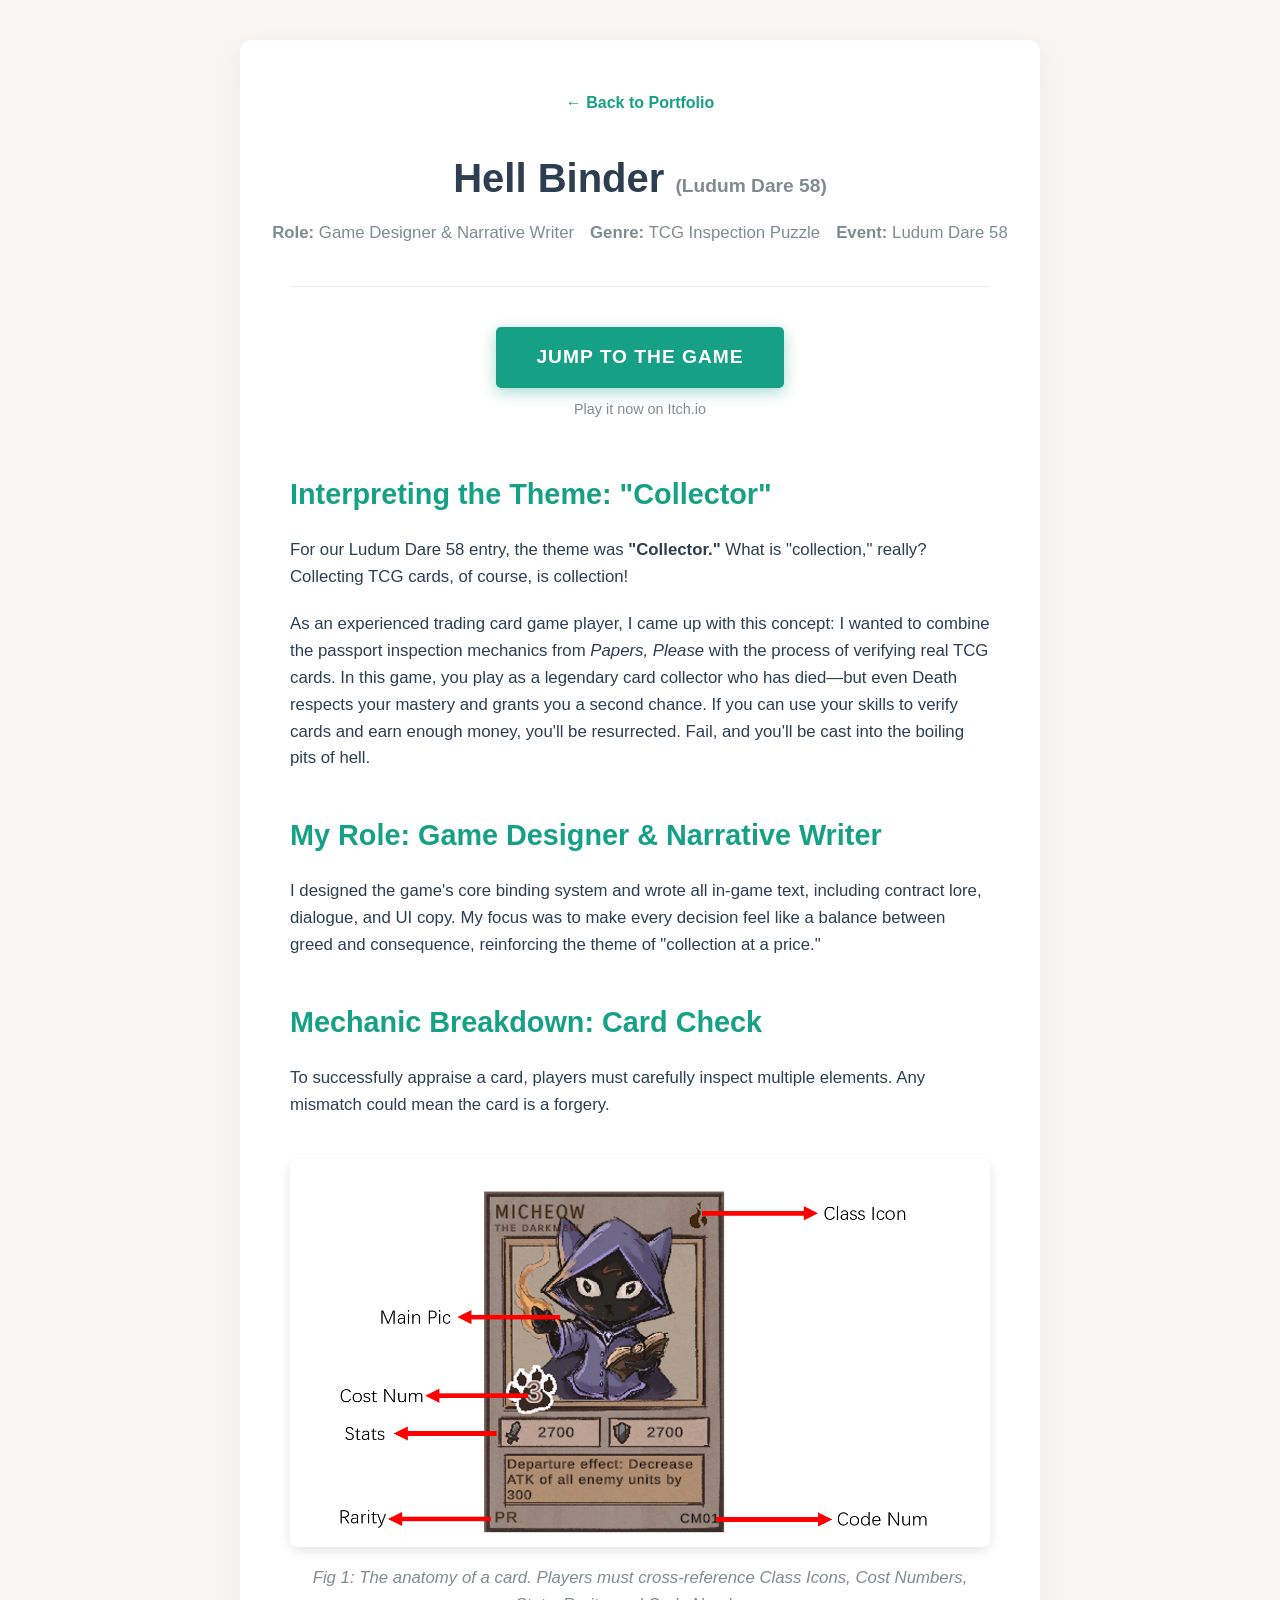
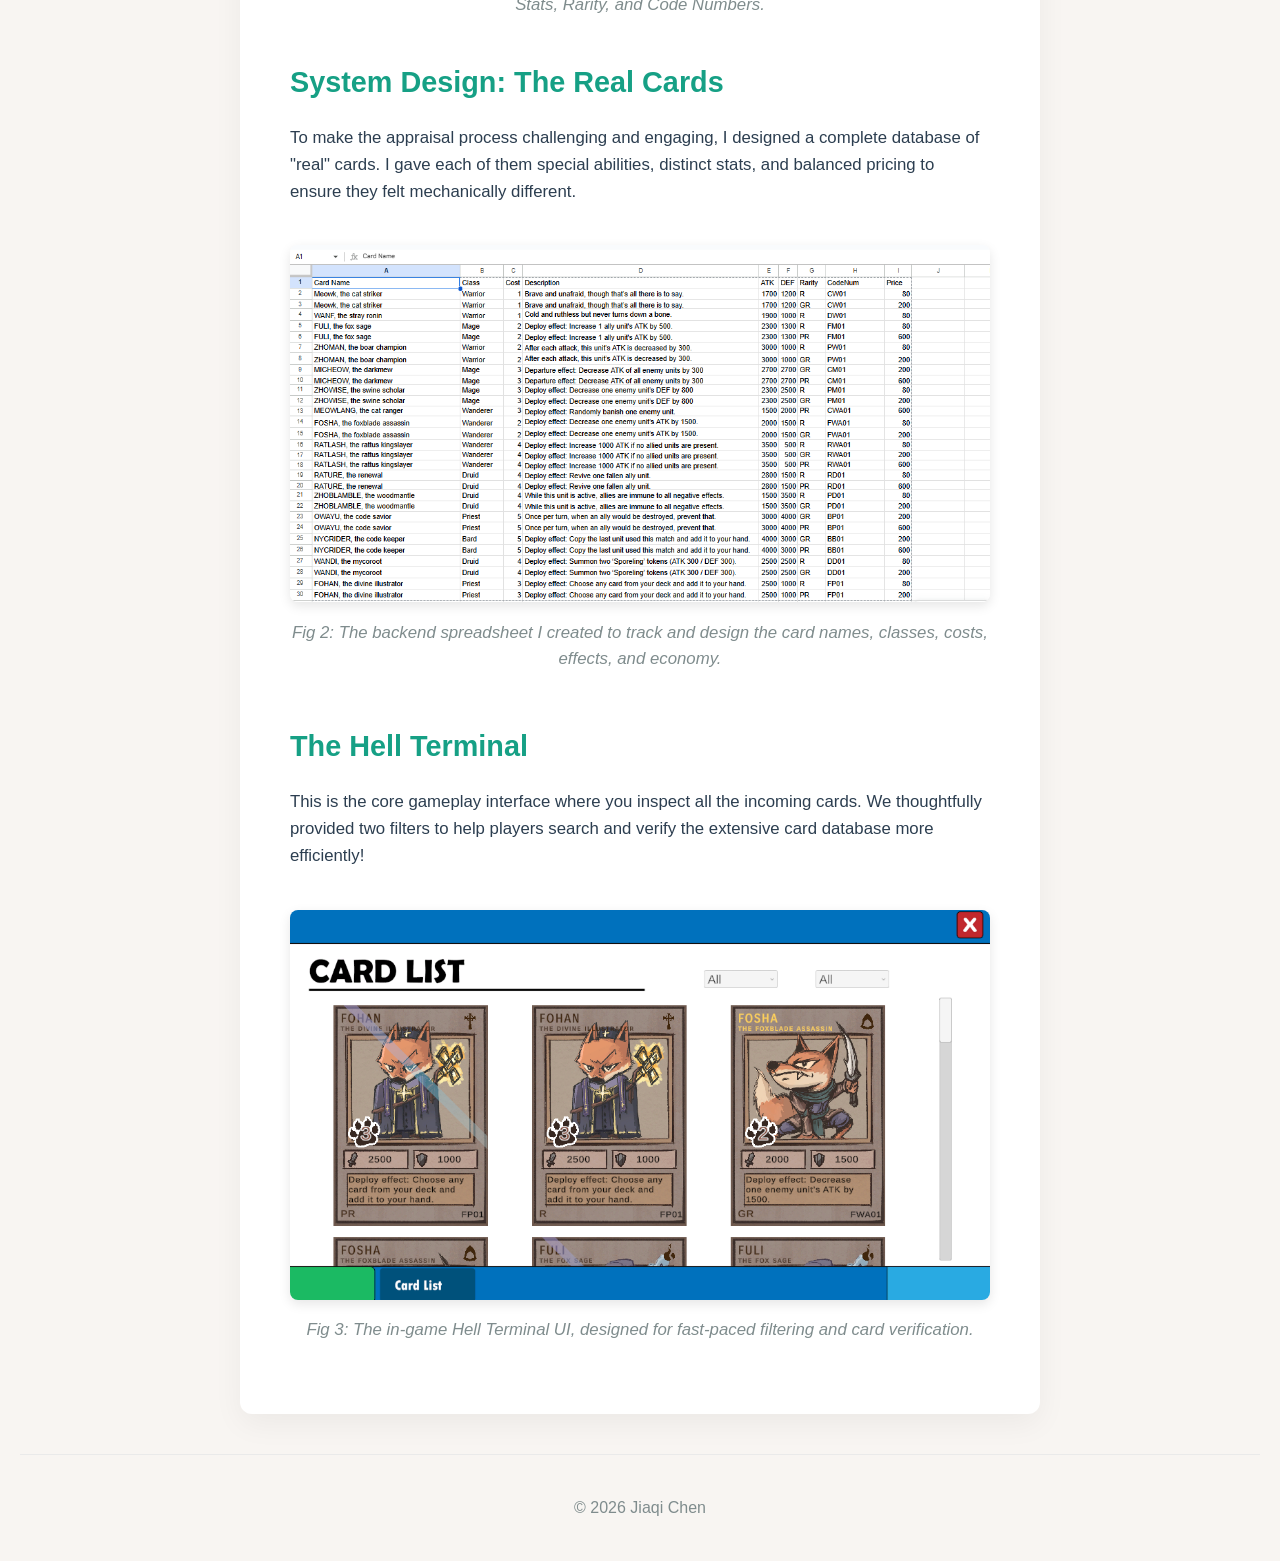
<file: project-hellbinder.html>
<!DOCTYPE html>
<html lang="en">
<head>
    <meta charset="UTF-8">
    <meta name="viewport" content="width=device-width, initial-scale=1.0">
    <title>Hell Binder | Jiaqi Chen</title>
    <link rel="stylesheet" href="style.css">
</head>
<body>

    <div class="project-page-container">
        
        <a href="index.html" class="back-link">← Back to Portfolio</a>

        <h1>Hell Binder <span style="font-size: 1.2rem; color: #7F8C8D;">(Ludum Dare 58)</span></h1>
        <div class="project-meta project-meta--compact">
            <p><strong>Role:</strong> Game Designer & Narrative Writer</p>
            <p><strong>Genre:</strong> TCG Inspection Puzzle</p>
            <p><strong>Event:</strong> Ludum Dare 58</p>
        </div>

        <div style="text-align: center; margin-bottom: 50px;">
            <a href="https://passbykamenrider.itch.io/hell-binder" target="_blank" class="btn" style="font-size: 1.2rem; padding: 15px 40px; text-transform: uppercase; font-weight: bold; letter-spacing: 1px; box-shadow: 0 4px 15px rgba(22, 160, 133, 0.4);">
                Jump To The Game
            </a>
            <p style="font-size: 0.9rem; color: #7F8C8D; margin-top: 10px;">Play it now on Itch.io</p>
        </div>

        <h2>Interpreting the Theme: "Collector"</h2>
        <p>For our Ludum Dare 58 entry, the theme was <strong>"Collector."</strong> What is "collection," really? Collecting TCG cards, of course, is collection!</p>
        <p>As an experienced trading card game player, I came up with this concept: I wanted to combine the passport inspection mechanics from <em>Papers, Please</em> with the process of verifying real TCG cards. In this game, you play as a legendary card collector who has died—but even Death respects your mastery and grants you a second chance. If you can use your skills to verify cards and earn enough money, you'll be resurrected. Fail, and you'll be cast into the boiling pits of hell.</p>

        <h2>My Role: Game Designer & Narrative Writer</h2>
        <p>I designed the game's core binding system and wrote all in-game text, including contract lore, dialogue, and UI copy. My focus was to make every decision feel like a balance between greed and consequence, reinforcing the theme of "collection at a price."</p>

        <h2>Mechanic Breakdown: Card Check</h2>
        <p>To successfully appraise a card, players must carefully inspect multiple elements. Any mismatch could mean the card is a forgery.</p>

        <img src="images/HellBinder_CardElement.png" alt="Card Element Inspection Breakdown" class="showcase-img">
        <p class="img-caption">Fig 1: The anatomy of a card. Players must cross-reference Class Icons, Cost Numbers, Stats, Rarity, and Code Numbers.</p>

        <h2>System Design: The Real Cards</h2>
        <p>To make the appraisal process challenging and engaging, I designed a complete database of "real" cards. I gave each of them special abilities, distinct stats, and balanced pricing to ensure they felt mechanically different.</p>

        <img src="images/HellBinder_CardElement02.png" alt="Card Database Spreadsheet" class="showcase-img">
        <p class="img-caption" style="margin-bottom: 50px;">Fig 2: The backend spreadsheet I created to track and design the card names, classes, costs, effects, and economy.</p>

        <h2>The Hell Terminal</h2>
        <p>This is the core gameplay interface where you inspect all the incoming cards. We thoughtfully provided two filters to help players search and verify the extensive card database more efficiently!</p>

        <img src="images/HellBinder_HellTerminal.png" alt="Hell Terminal UI" class="showcase-img">
        <p class="img-caption">Fig 3: The in-game Hell Terminal UI, designed for fast-paced filtering and card verification.</p>

    </div>

    <footer>
        <p>© 2026 Jiaqi Chen</p>
    </footer>

</body>
</html>
</file>
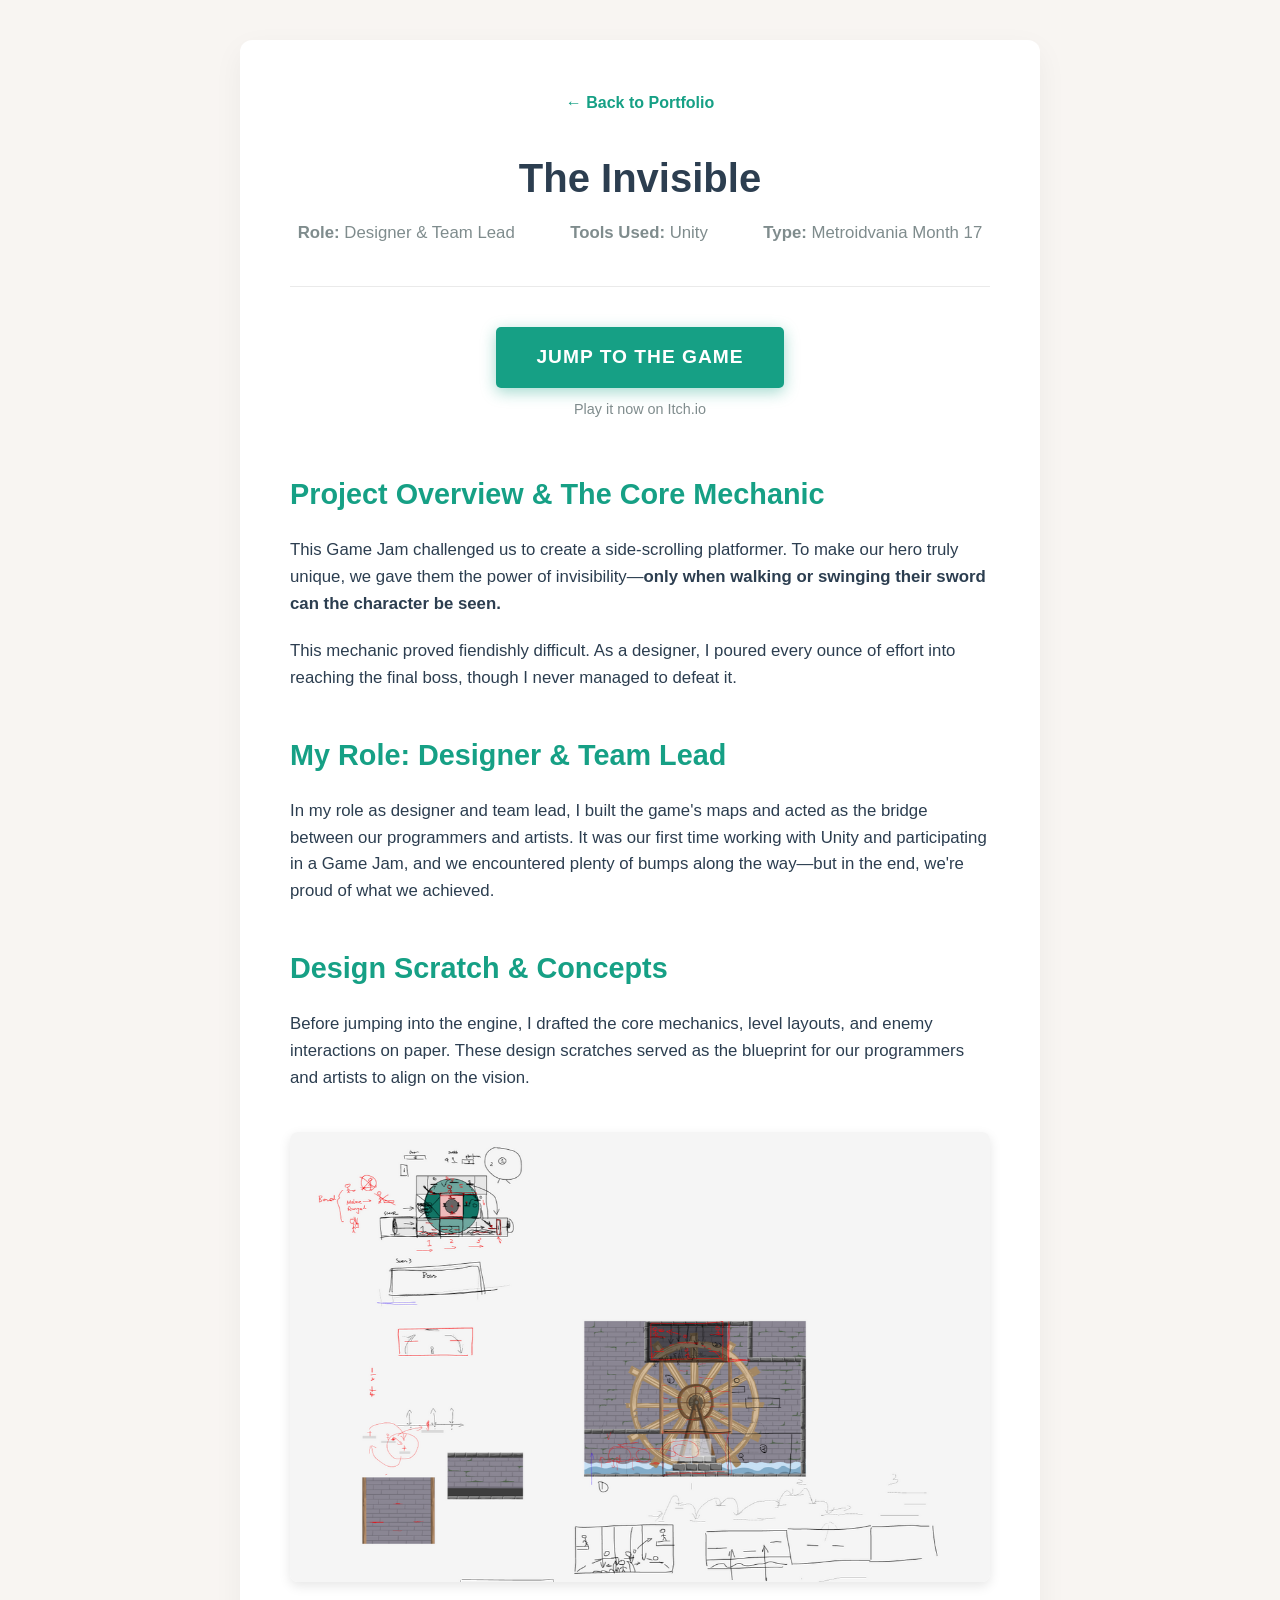
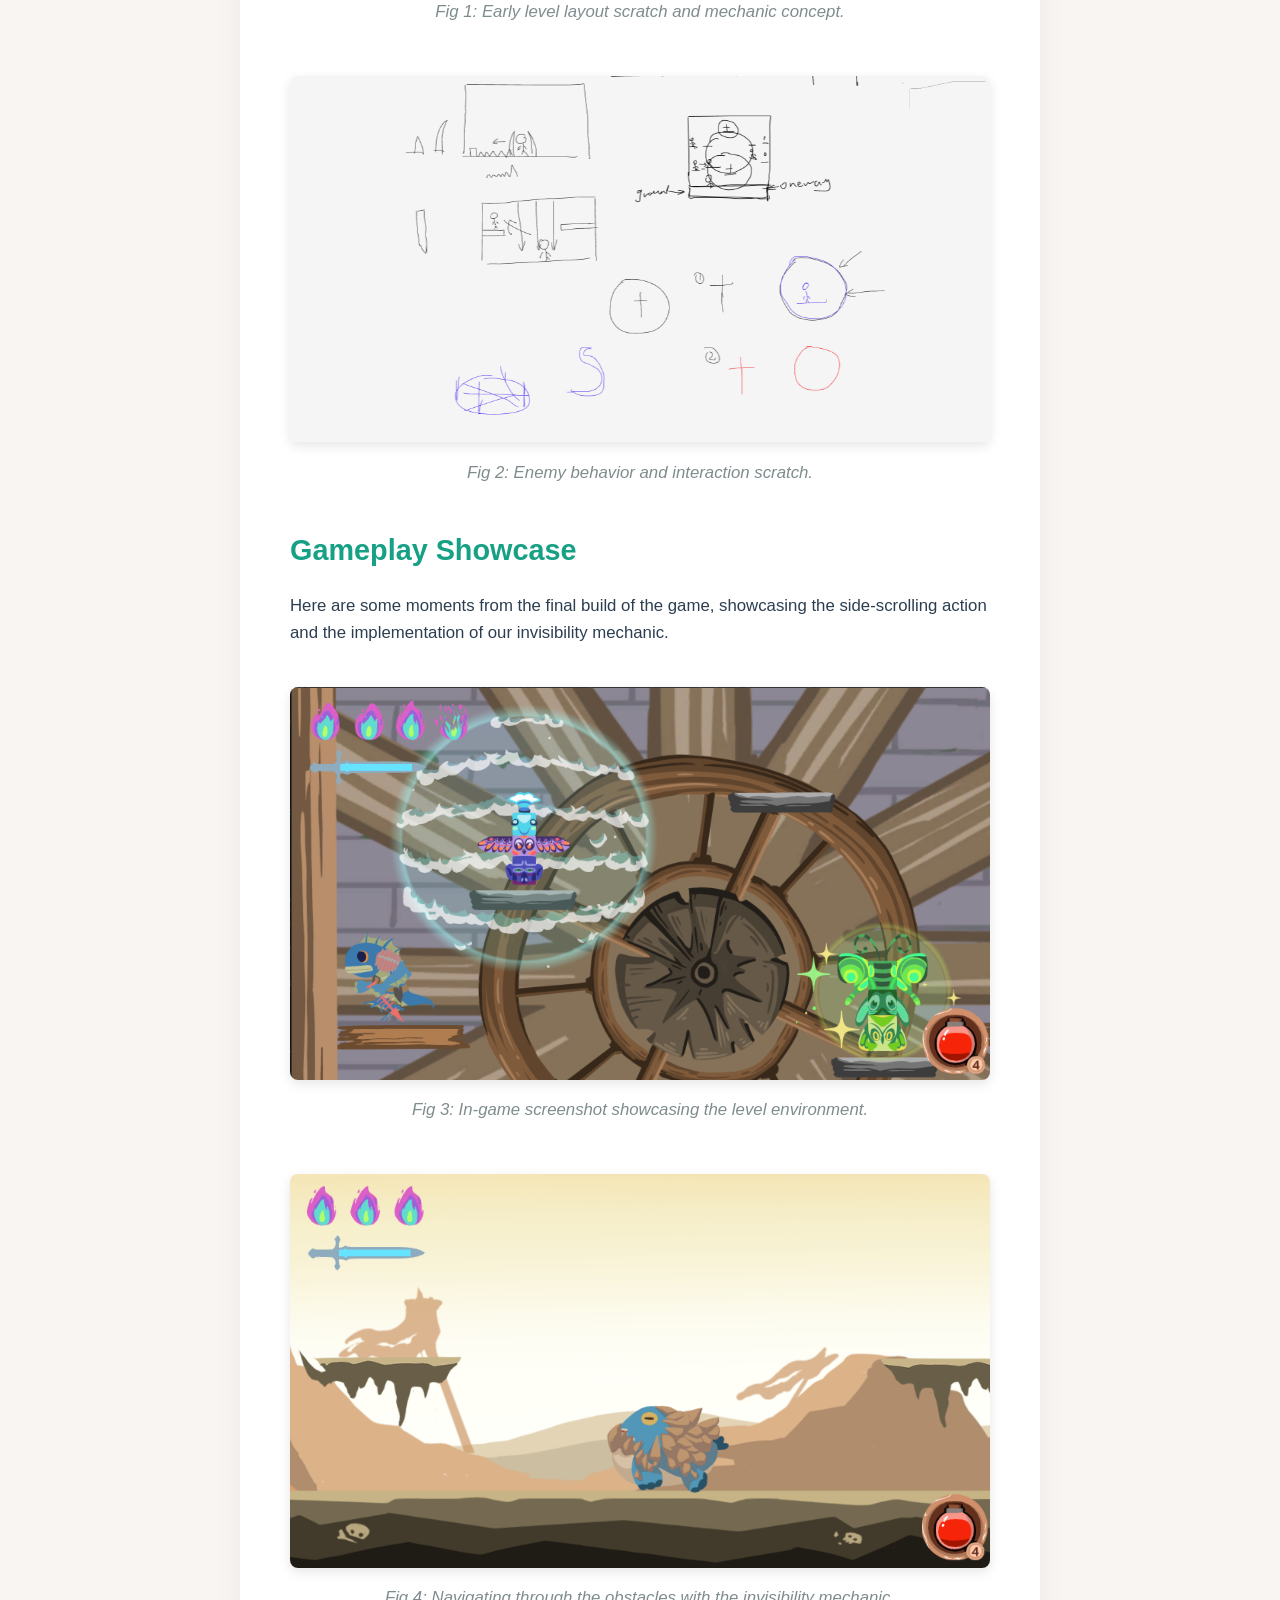
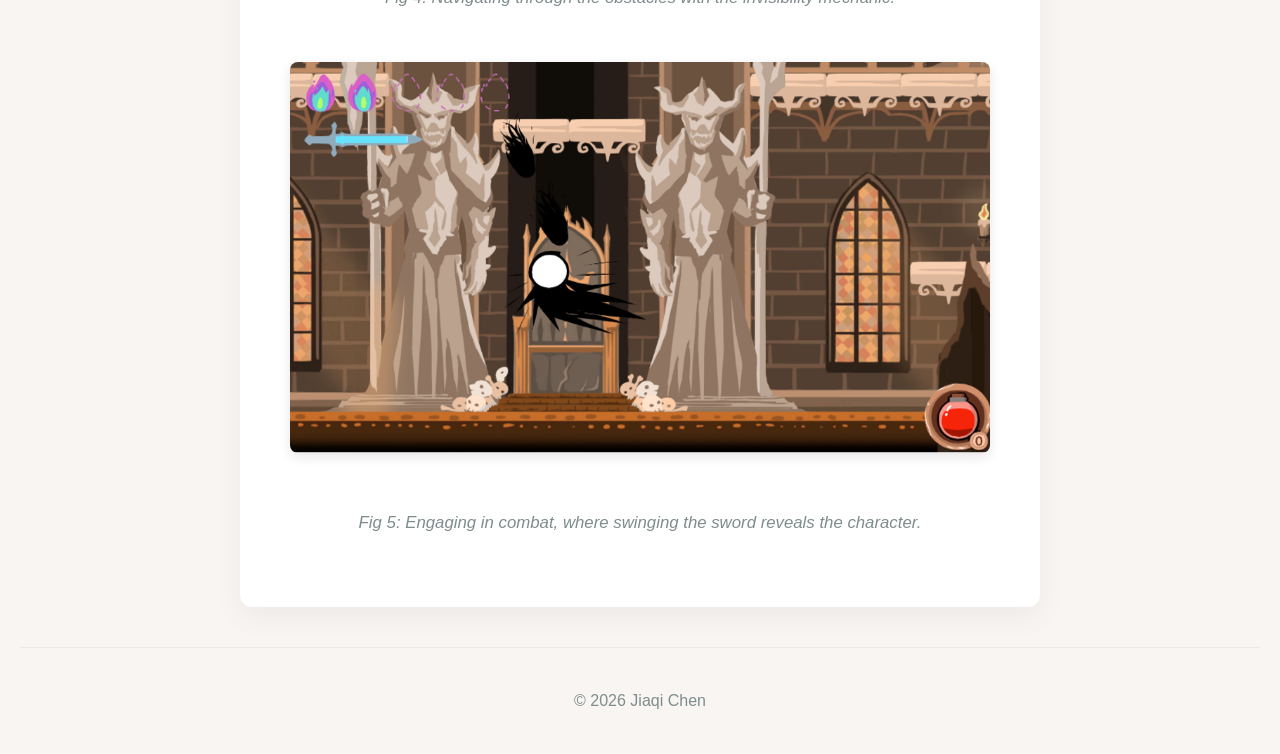
<file: project-invisible.html>
<!DOCTYPE html>
<html lang="en">
<head>
    <meta charset="UTF-8">
    <meta name="viewport" content="width=device-width, initial-scale=1.0">
    <title>The Invisible | Jiaqi Chen</title>
    <link rel="stylesheet" href="style.css">
</head>
<body>

    <div class="project-page-container">
        
        <a href="index.html" class="back-link">← Back to Portfolio</a>

        <h1>The Invisible</h1>
        <div class="project-meta">
            <p><strong>Role:</strong> Designer & Team Lead</p>
            <p><strong>Tools Used:</strong> Unity</p>
            <p><strong>Type:</strong> Metroidvania Month 17</p>
        </div>

        <div style="text-align: center; margin-bottom: 50px;">
            <a href="https://rod233.itch.io/the-invisible" target="_blank" class="btn" style="font-size: 1.2rem; padding: 15px 40px; text-transform: uppercase; font-weight: bold; letter-spacing: 1px; box-shadow: 0 4px 15px rgba(22, 160, 133, 0.4);">
                Jump To The Game
            </a>
            <p style="font-size: 0.9rem; color: #7F8C8D; margin-top: 10px;">Play it now on Itch.io</p>
        </div>

        <h2>Project Overview & The Core Mechanic</h2>
        <p>This Game Jam challenged us to create a side-scrolling platformer. To make our hero truly unique, we gave them the power of invisibility—<strong>only when walking or swinging their sword can the character be seen.</strong></p>
        <p>This mechanic proved fiendishly difficult. As a designer, I poured every ounce of effort into reaching the final boss, though I never managed to defeat it.</p>

        <h2>My Role: Designer & Team Lead</h2>
        <p>In my role as designer and team lead, I built the game's maps and acted as the bridge between our programmers and artists. It was our first time working with Unity and participating in a Game Jam, and we encountered plenty of bumps along the way—but in the end, we're proud of what we achieved.</p>

        <h2>Design Scratch & Concepts</h2>
        <p>Before jumping into the engine, I drafted the core mechanics, level layouts, and enemy interactions on paper. These design scratches served as the blueprint for our programmers and artists to align on the vision.</p>
        
        <img src="images/TheInvisible_MapDesign01.png" alt="Level Design Scratch" class="showcase-img">
        <p class="img-caption">Fig 1: Early level layout scratch and mechanic concept.</p>

        <img src="images/TheInvisible_EnemyDesign01.png" alt="Enemy Design Scratch" class="showcase-img" style="margin-top: 30px;">
        <p class="img-caption">Fig 2: Enemy behavior and interaction scratch.</p>

        <h2>Gameplay Showcase</h2>
        <p>Here are some moments from the final build of the game, showcasing the side-scrolling action and the implementation of our invisibility mechanic.</p>

        <img src="images/TheInvisible_GamePlay01.png" alt="Gameplay Screenshot 1" class="showcase-img">
        <p class="img-caption">Fig 3: In-game screenshot showcasing the level environment.</p>

        <img src="images/TheInvisible_GamePlay02.png" alt="Gameplay Screenshot 2" class="showcase-img" style="margin-top: 30px;">
        <p class="img-caption">Fig 4: Navigating through the obstacles with the invisibility mechanic.</p>

        <img src="images/TheInvisible_GamePlay03.png" alt="Gameplay Screenshot 3" class="showcase-img" style="margin-top: 30px; margin-bottom: 50px;">
        <p class="img-caption">Fig 5: Engaging in combat, where swinging the sword reveals the character.</p>

    </div>

    <footer>
        <p>© 2026 Jiaqi Chen</p>
    </footer>

</body>
</html>
</file>
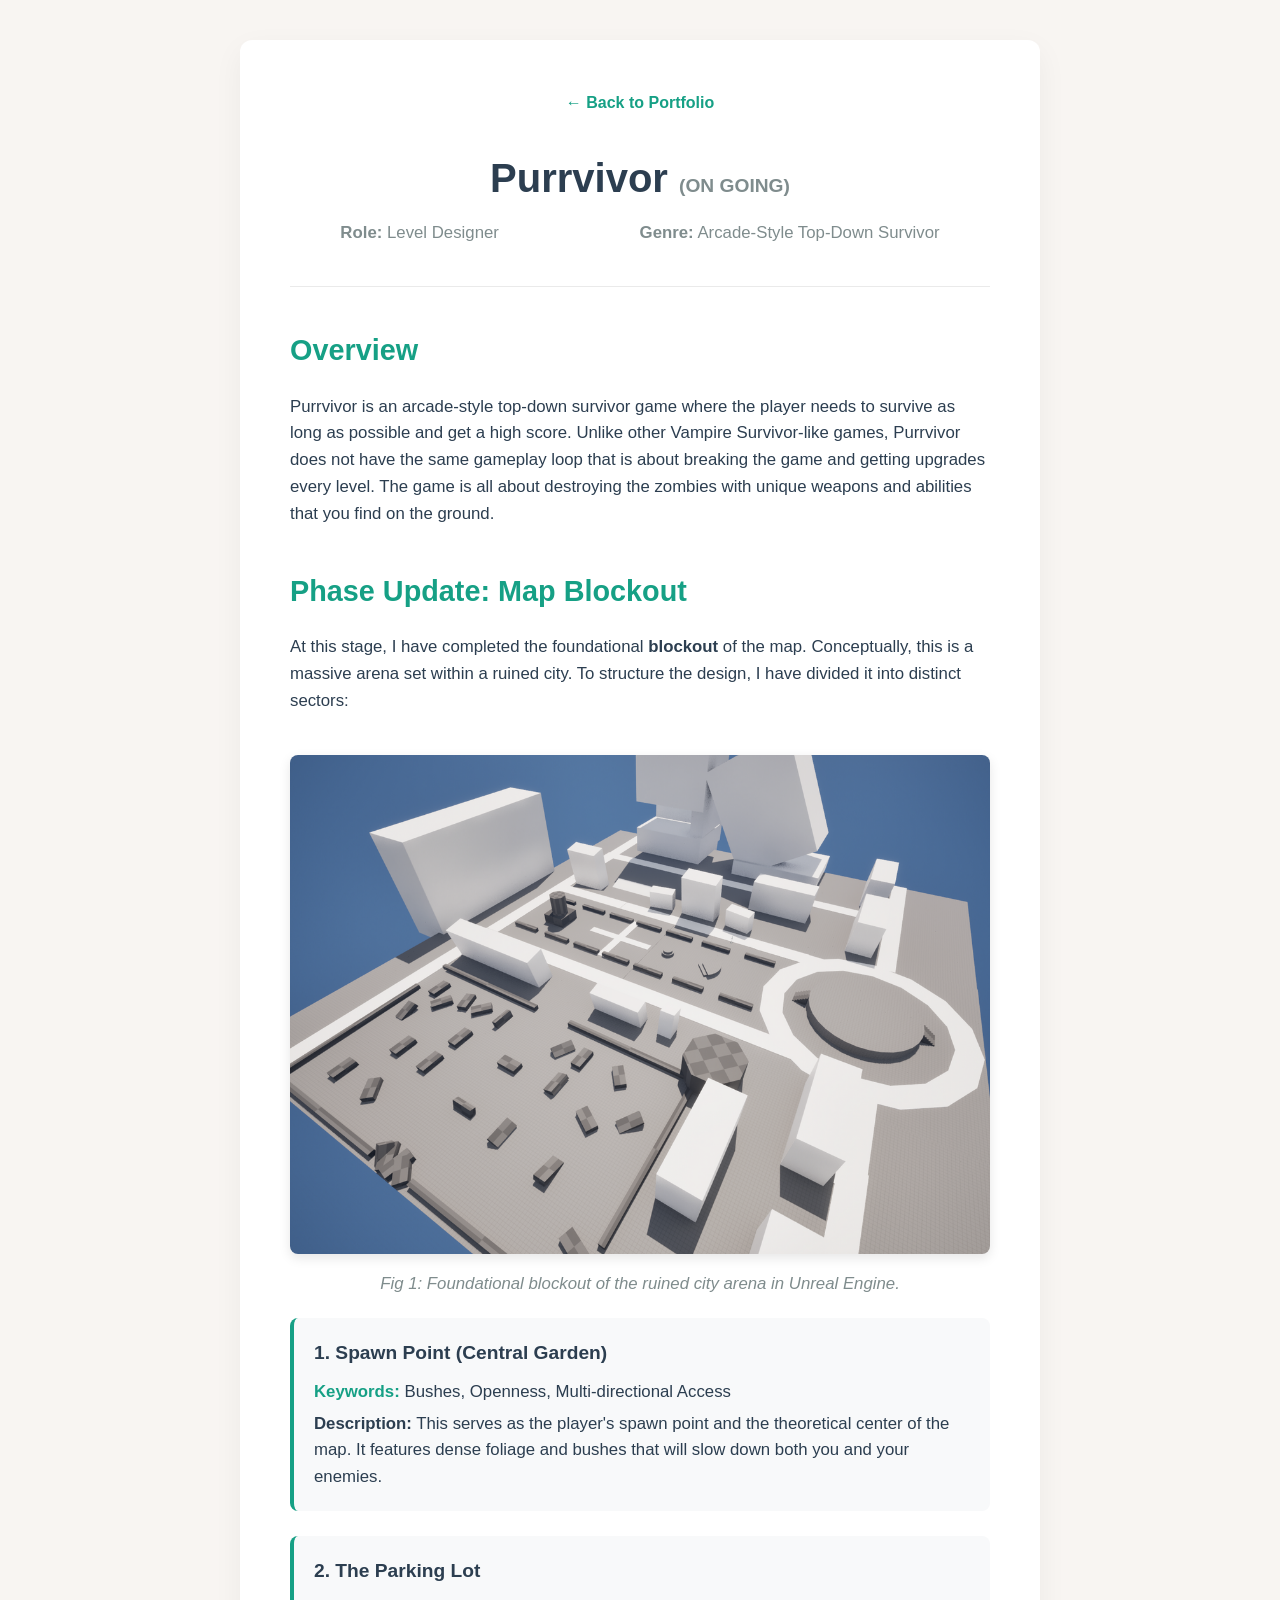
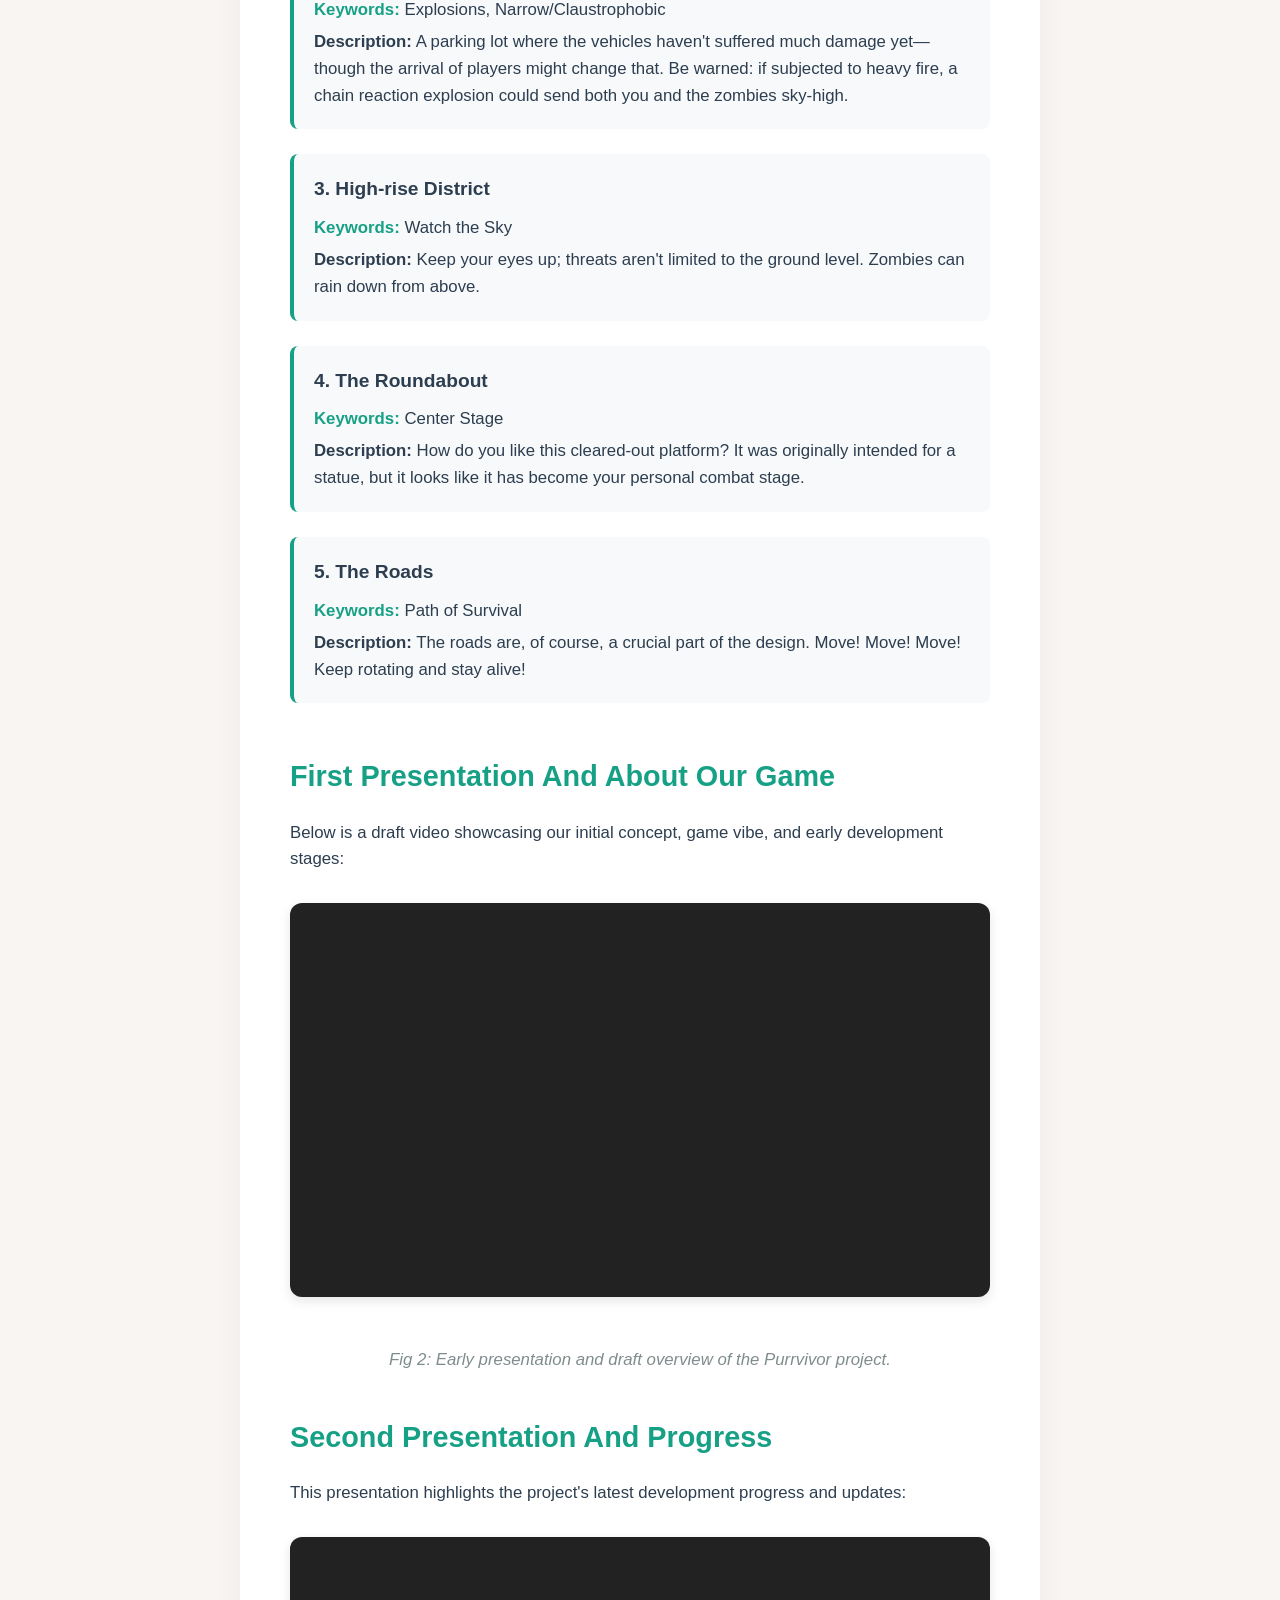
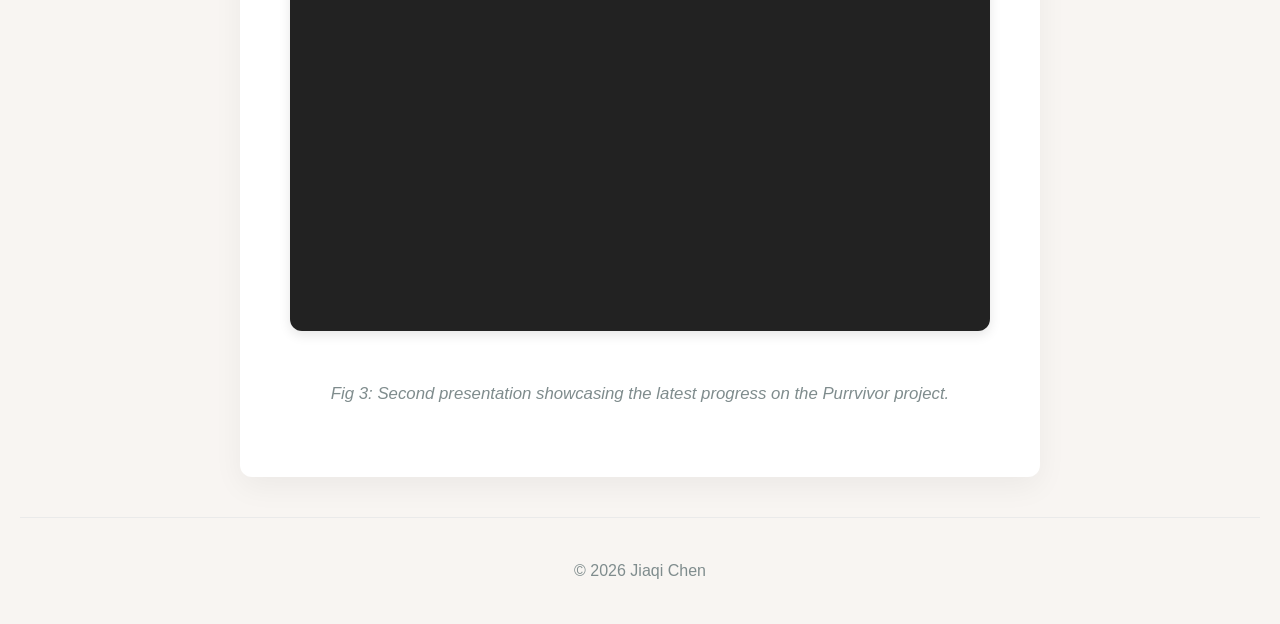
<file: project-purrvivor.html>
<!DOCTYPE html>
<html lang="en">
<head>
    <meta charset="UTF-8">
    <meta name="viewport" content="width=device-width, initial-scale=1.0">
    <title>Purrvivor | Jiaqi Chen</title>
    <link rel="stylesheet" href="style.css">
</head>
<body>

    <div class="project-page-container">
        
        <a href="index.html" class="back-link">← Back to Portfolio</a>

        <h1>Purrvivor <span style="font-size: 1.2rem; color: #7F8C8D;">(ON GOING)</span></h1>
        <div class="project-meta">
            <p><strong>Role:</strong> Level Designer</p>
            <p><strong>Genre:</strong> Arcade-Style Top-Down Survivor</p>
        </div>

        <h2>Overview</h2>
        <p>Purrvivor is an arcade-style top-down survivor game where the player needs to survive as long as possible and get a high score. Unlike other Vampire Survivor-like games, Purrvivor does not have the same gameplay loop that is about breaking the game and getting upgrades every level. The game is all about destroying the zombies with unique weapons and abilities that you find on the ground.</p>

        <h2>Phase Update: Map Blockout</h2>
        <p>At this stage, I have completed the foundational <strong>blockout</strong> of the map. Conceptually, this is a massive arena set within a ruined city. To structure the design, I have divided it into distinct sectors:</p>

        <img src="images/Purrvivor_BlockOut.png" alt="Purrvivor Map Blockout" class="showcase-img">
        <p class="img-caption">Fig 1: Foundational blockout of the ruined city arena in Unreal Engine.</p>

        <ul style="list-style-type: none; padding-left: 0; margin-bottom: 50px;">
            <li style="margin-bottom: 25px; background-color: #F8F9FA; padding: 20px; border-radius: 8px; border-left: 4px solid var(--accent-color);">
                <h3 style="margin-bottom: 10px; font-size: 1.2rem;">1. Spawn Point (Central Garden)</h3>
                <p style="margin-bottom: 5px;"><strong><span style="color: var(--accent-color);">Keywords:</span></strong> Bushes, Openness, Multi-directional Access</p>
                <p style="margin-bottom: 0;"><strong>Description:</strong> This serves as the player's spawn point and the theoretical center of the map. It features dense foliage and bushes that will slow down both you and your enemies.</p>
            </li>

            <li style="margin-bottom: 25px; background-color: #F8F9FA; padding: 20px; border-radius: 8px; border-left: 4px solid var(--accent-color);">
                <h3 style="margin-bottom: 10px; font-size: 1.2rem;">2. The Parking Lot</h3>
                <p style="margin-bottom: 5px;"><strong><span style="color: var(--accent-color);">Keywords:</span></strong> Explosions, Narrow/Claustrophobic</p>
                <p style="margin-bottom: 0;"><strong>Description:</strong> A parking lot where the vehicles haven't suffered much damage yet—though the arrival of players might change that. Be warned: if subjected to heavy fire, a chain reaction explosion could send both you and the zombies sky-high.</p>
            </li>

            <li style="margin-bottom: 25px; background-color: #F8F9FA; padding: 20px; border-radius: 8px; border-left: 4px solid var(--accent-color);">
                <h3 style="margin-bottom: 10px; font-size: 1.2rem;">3. High-rise District</h3>
                <p style="margin-bottom: 5px;"><strong><span style="color: var(--accent-color);">Keywords:</span></strong> Watch the Sky</p>
                <p style="margin-bottom: 0;"><strong>Description:</strong> Keep your eyes up; threats aren't limited to the ground level. Zombies can rain down from above.</p>
            </li>

            <li style="margin-bottom: 25px; background-color: #F8F9FA; padding: 20px; border-radius: 8px; border-left: 4px solid var(--accent-color);">
                <h3 style="margin-bottom: 10px; font-size: 1.2rem;">4. The Roundabout</h3>
                <p style="margin-bottom: 5px;"><strong><span style="color: var(--accent-color);">Keywords:</span></strong> Center Stage</p>
                <p style="margin-bottom: 0;"><strong>Description:</strong> How do you like this cleared-out platform? It was originally intended for a statue, but it looks like it has become your personal combat stage.</p>
            </li>

            <li style="margin-bottom: 25px; background-color: #F8F9FA; padding: 20px; border-radius: 8px; border-left: 4px solid var(--accent-color);">
                <h3 style="margin-bottom: 10px; font-size: 1.2rem;">5. The Roads</h3>
                <p style="margin-bottom: 5px;"><strong><span style="color: var(--accent-color);">Keywords:</span></strong> Path of Survival</p>
                <p style="margin-bottom: 0;"><strong>Description:</strong> The roads are, of course, a crucial part of the design. Move! Move! Move! Keep rotating and stay alive!</p>
            </li>
        </ul>

        <h2>First Presentation And About Our Game</h2>
        <p>Below is a draft video showcasing our initial concept, game vibe, and early development stages:</p>

        <div class="video-container">
            <iframe src="https://www.youtube.com/embed/QZZVJWKYNbc" title="Purrvivor Presentation" frameborder="0" allow="accelerometer; autoplay; clipboard-write; encrypted-media; gyroscope; picture-in-picture; web-share" allowfullscreen></iframe>
        </div>
        <p class="img-caption">Fig 2: Early presentation and draft overview of the Purrvivor project.</p>

        <h2>Second Presentation And Progress</h2>
        <p>This presentation highlights the project's latest development progress and updates:</p>

        <div class="video-container">
            <iframe src="https://www.youtube.com/embed/xoWCRandQvI" title="Purrvivor Second Presentation And Progress" frameborder="0" allow="accelerometer; autoplay; clipboard-write; encrypted-media; gyroscope; picture-in-picture; web-share" allowfullscreen></iframe>
        </div>
        <p class="img-caption">Fig 3: Second presentation showcasing the latest progress on the Purrvivor project.</p>

    </div>

    <footer>
        <p>© 2026 Jiaqi Chen</p>
    </footer>

</body>
</html>
</file>
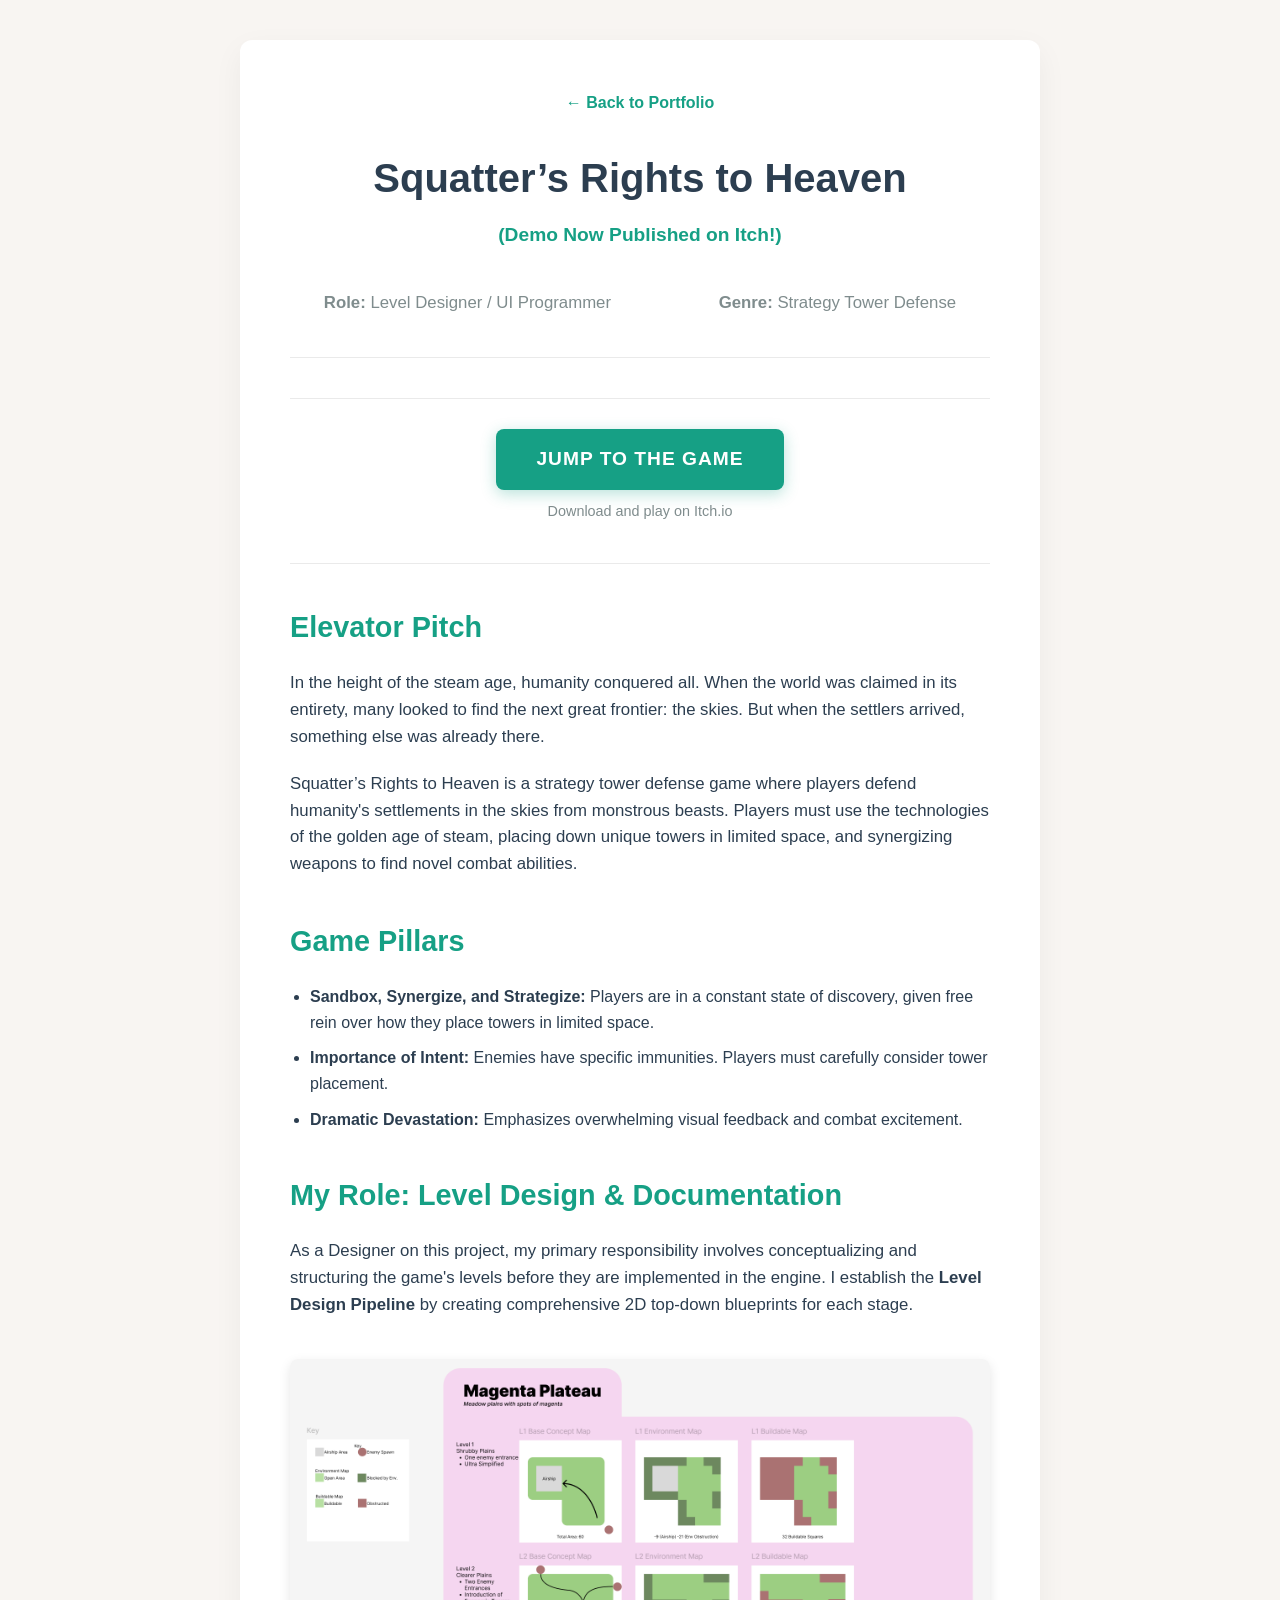
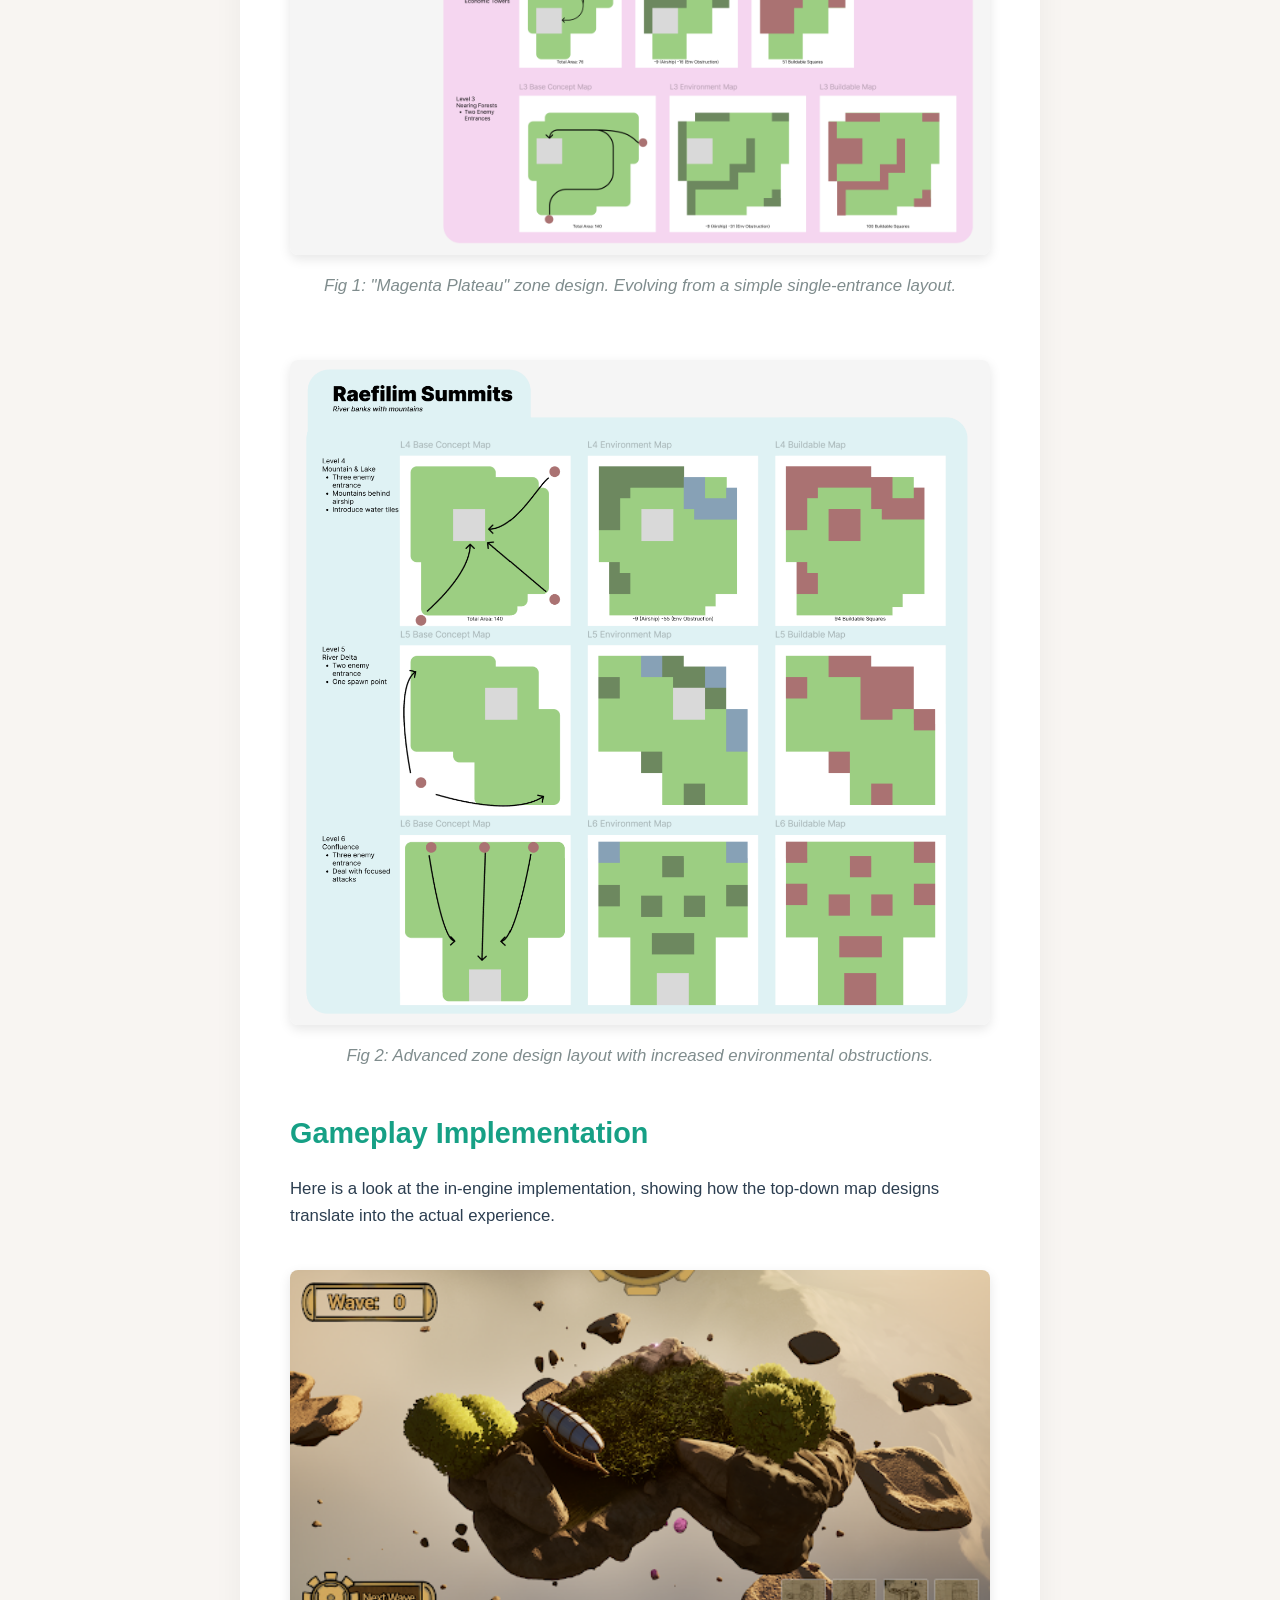
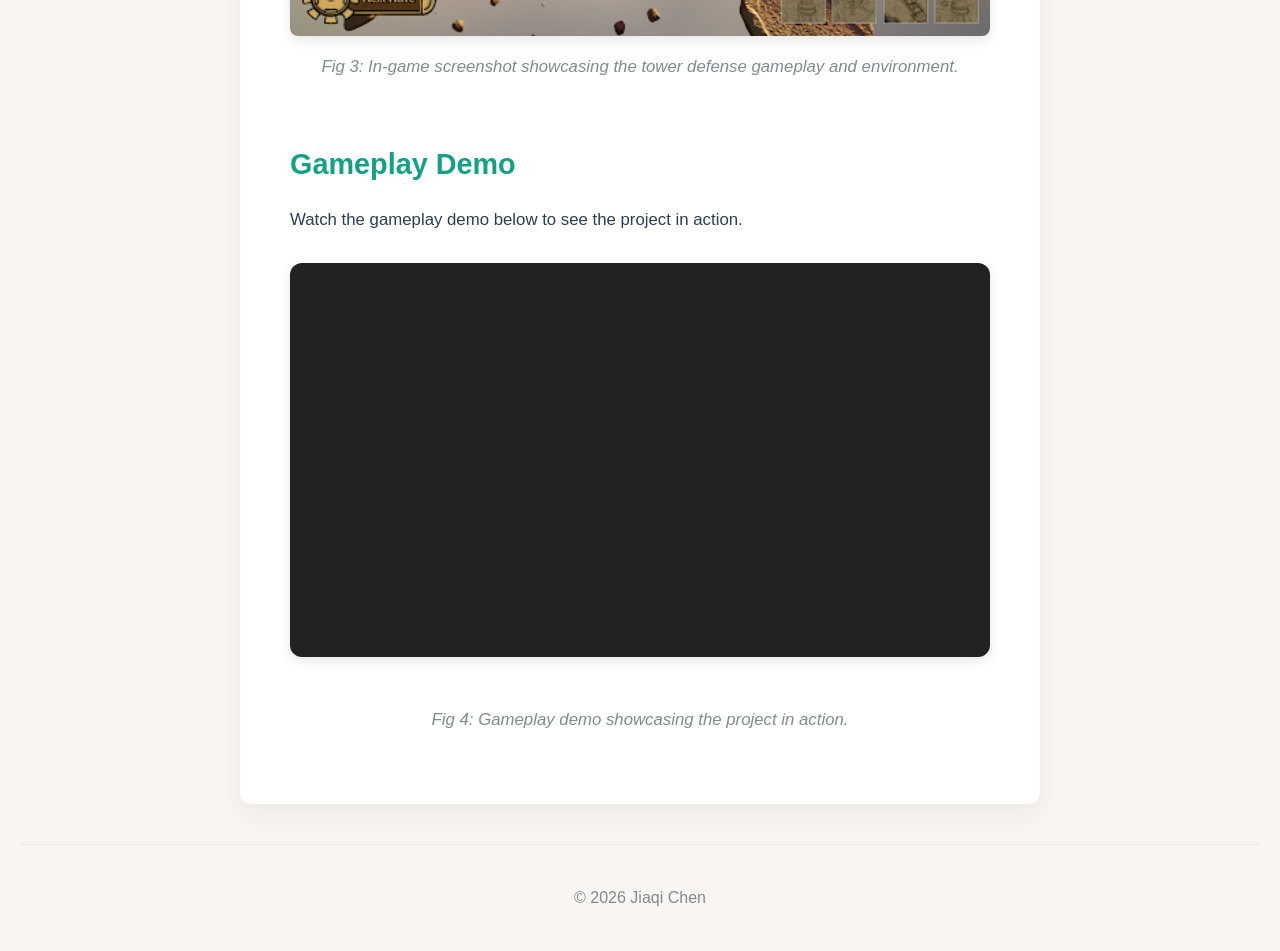
<file: project-squatter.html>
<!DOCTYPE html>
<html lang="en">
<head>
    <meta charset="UTF-8">
    <meta name="viewport" content="width=device-width, initial-scale=1.0">
    <title>Squatter’s Rights to Heaven | Jiaqi Chen</title>
    <link rel="stylesheet" href="style.css">
    <style>
        /* 针对页面顶部按钮的专属样式，对齐图 2 的风格 */
        .itch-btn-container {
            text-align: center;
            margin: 40px 0;
            border-top: 1px solid #eaeaea;
            padding-top: 30px;
        }
        .itch-jump-btn {
            display: inline-block;
            background-color: var(--accent-color);
            color: white;
            padding: 15px 40px;
            font-size: 1.2rem;
            font-weight: bold;
            text-decoration: none;
            border-radius: 8px;
            box-shadow: 0 4px 15px rgba(22, 160, 133, 0.3); /* 对应的阴影效果 */
            transition: transform 0.2s ease, box-shadow 0.2s ease;
            text-transform: uppercase;
            letter-spacing: 1px;
        }
        .itch-jump-btn:hover {
            transform: translateY(-2px);
            box-shadow: 0 6px 20px rgba(22, 160, 133, 0.4);
            color: white;
        }
        .itch-btn-subtext {
            display: block;
            margin-top: 10px;
            font-size: 0.9rem;
            color: #7F8C8D;
        }
    </style>
</head>
<body>

    <div class="project-page-container">
        
        <a href="index.html" class="back-link">← Back to Portfolio</a>

        <div style="text-align: center; margin-bottom: 40px;">
            <h1 style="margin-bottom: 10px;">Squatter’s Rights to Heaven</h1>
            <p style="font-size: 1.2rem; color: var(--accent-color); font-weight: bold;">(Demo Now Published on Itch!)</p>
        </div>

        <div class="project-meta">
            <p><strong>Role:</strong> Level Designer / UI Programmer</p>
            <p><strong>Genre:</strong> Strategy Tower Defense</p>
        </div>

        <div class="itch-btn-container">
            <a href="https://goldengeargroup.itch.io/squatters-rights-to-heaven" target="_blank" class="itch-jump-btn">JUMP TO THE GAME</a>
            <span class="itch-btn-subtext">Download and play on Itch.io</span>
        </div>

        <hr style="border: none; border-top: 1px solid #eaeaea; margin-bottom: 40px;">

        <h2>Elevator Pitch</h2>
        <p>In the height of the steam age, humanity conquered all. When the world was claimed in its entirety, many looked to find the next great frontier: the skies. But when the settlers arrived, something else was already there. </p>
        <p>Squatter’s Rights to Heaven is a strategy tower defense game where players defend humanity's settlements in the skies from monstrous beasts. Players must use the technologies of the golden age of steam, placing down unique towers in limited space, and synergizing weapons to find novel combat abilities.</p>

        <h2>Game Pillars</h2>
        <ul style="margin-left: 20px; margin-bottom: 30px;">
            <li style="margin-bottom: 10px;"><strong>Sandbox, Synergize, and Strategize:</strong> Players are in a constant state of discovery, given free rein over how they place towers in limited space.</li>
            <li style="margin-bottom: 10px;"><strong>Importance of Intent:</strong> Enemies have specific immunities. Players must carefully consider tower placement.</li>
            <li style="margin-bottom: 10px;"><strong>Dramatic Devastation:</strong> Emphasizes overwhelming visual feedback and combat excitement.</li>
        </ul>

        <h2>My Role: Level Design & Documentation</h2>
        <p>As a Designer on this project, my primary responsibility involves conceptualizing and structuring the game's levels before they are implemented in the engine. I establish the <strong>Level Design Pipeline</strong> by creating comprehensive 2D top-down blueprints for each stage.</p>
        
        <img src="images/ToHeaven_MapDesign01.png" alt="Magenta Plateau Map Design" class="showcase-img">
        <p class="img-caption">Fig 1: "Magenta Plateau" zone design. Evolving from a simple single-entrance layout.</p>

        <img src="images/ToHeaven_MapDesign02.png" alt="Map Design Document 02" class="showcase-img" style="margin-top: 40px;">
        <p class="img-caption">Fig 2: Advanced zone design layout with increased environmental obstructions.</p>

        <h2>Gameplay Implementation</h2>
        <p>Here is a look at the in-engine implementation, showing how the top-down map designs translate into the actual experience.</p>
        
        <img src="images/ToHeaven_GamePlay01.png" alt="Squatter's Rights to Heaven Gameplay" class="showcase-img">
        <p class="img-caption" style="margin-bottom: 60px;">Fig 3: In-game screenshot showcasing the tower defense gameplay and environment.</p>

        <h2>Gameplay Demo</h2>
        <p>Watch the gameplay demo below to see the project in action.</p>

        <div class="video-container">
            <iframe src="https://www.youtube.com/embed/h59y5RJwtqQ" title="Gameplay Demo" frameborder="0" allow="accelerometer; autoplay; clipboard-write; encrypted-media; gyroscope; picture-in-picture; web-share" allowfullscreen></iframe>
        </div>
        <p class="img-caption">Fig 4: Gameplay demo showcasing the project in action.</p>

    </div>

    <footer>
        <p>© 2026 Jiaqi Chen</p>
    </footer>

</body>
</html>
</file>
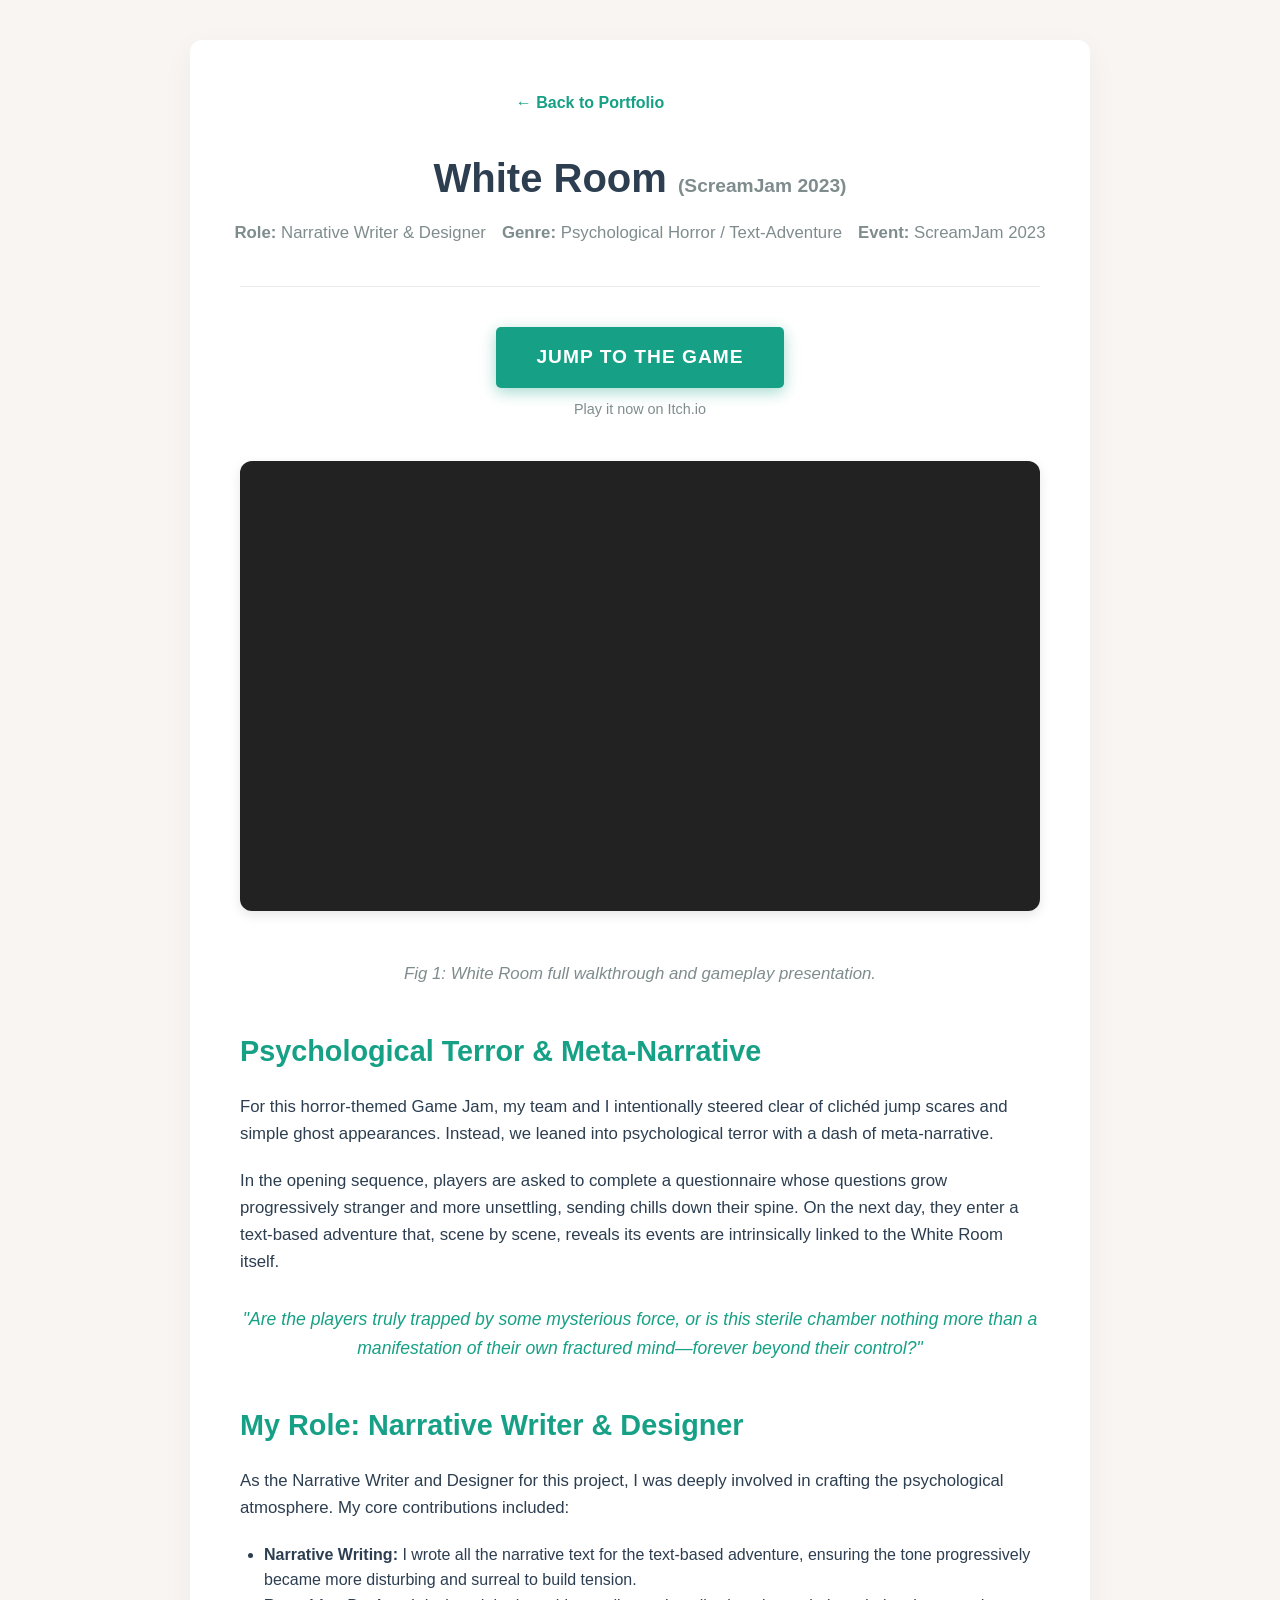
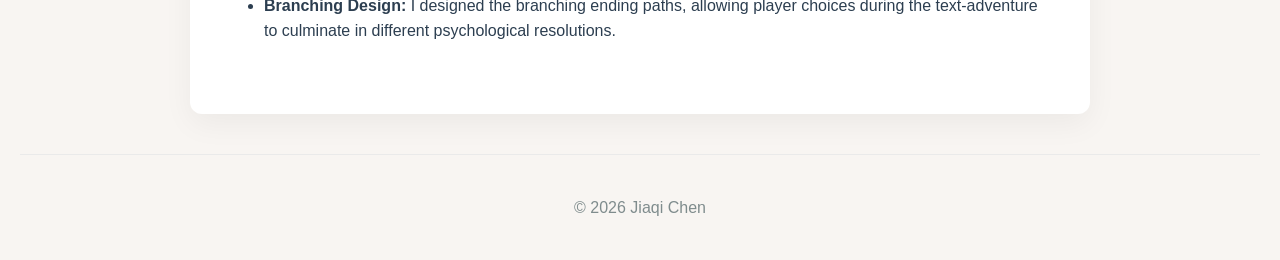
<file: project-whiteroom.html>
<!DOCTYPE html>
<html lang="en">
<head>
    <meta charset="UTF-8">
    <meta name="viewport" content="width=device-width, initial-scale=1.0">
    <title>White Room | Jiaqi Chen</title>
    <link rel="stylesheet" href="style.css">
</head>
<body>

    <div class="project-page-container project-page-container--medium">
        
        <a href="index.html" class="back-link">← Back to Portfolio</a>

        <h1>White Room <span style="font-size: 1.2rem; color: #7F8C8D;">(ScreamJam 2023)</span></h1>
        <div class="project-meta project-meta--compact project-meta--medium">
            <p><strong>Role:</strong> Narrative Writer & Designer</p>
            <p><strong>Genre:</strong> Psychological Horror / Text-Adventure</p>
            <p><strong>Event:</strong> ScreamJam 2023</p>
        </div>

        <div style="text-align: center; margin-bottom: 40px;">
            <a href="https://passbykamenrider.itch.io/white-room" target="_blank" class="btn" style="font-size: 1.2rem; padding: 15px 40px; text-transform: uppercase; font-weight: bold; letter-spacing: 1px; box-shadow: 0 4px 15px rgba(22, 160, 133, 0.4);">
                Jump To The Game
            </a>
            <p style="font-size: 0.9rem; color: #7F8C8D; margin-top: 10px;">Play it now on Itch.io</p>
        </div>

        <div class="video-container">
            <iframe src="https://www.youtube.com/embed/X3KJQYOGILU" title="White Room Walkthrough" frameborder="0" allow="accelerometer; autoplay; clipboard-write; encrypted-media; gyroscope; picture-in-picture; web-share" allowfullscreen></iframe>
        </div>
        <p class="img-caption">Fig 1: White Room full walkthrough and gameplay presentation.</p>

        <h2>Psychological Terror & Meta-Narrative</h2>
        <p>For this horror-themed Game Jam, my team and I intentionally steered clear of clichéd jump scares and simple ghost appearances. Instead, we leaned into psychological terror with a dash of meta-narrative.</p>
        
        <p>In the opening sequence, players are asked to complete a questionnaire whose questions grow progressively stranger and more unsettling, sending chills down their spine. On the next day, they enter a text-based adventure that, scene by scene, reveals its events are intrinsically linked to the White Room itself.</p>

        <p style="font-style: italic; color: var(--accent-color); font-size: 1.1rem; text-align: center; margin: 30px 0;">"Are the players truly trapped by some mysterious force, or is this sterile chamber nothing more than a manifestation of their own fractured mind—forever beyond their control?"</p>

        <h2>My Role: Narrative Writer & Designer</h2>
        <p>As the Narrative Writer and Designer for this project, I was deeply involved in crafting the psychological atmosphere. My core contributions included:</p>
        <ul class="project-contributions">
            <li><strong>Narrative Writing:</strong> I wrote all the narrative text for the text-based adventure, ensuring the tone progressively became more disturbing and surreal to build tension.</li>
            <li><strong>Branching Design:</strong> I designed the branching ending paths, allowing player choices during the text-adventure to culminate in different psychological resolutions.</li>
        </ul>

    </div>

    <footer>
        <p>© 2026 Jiaqi Chen</p>
    </footer>

</body>
</html>
</file>
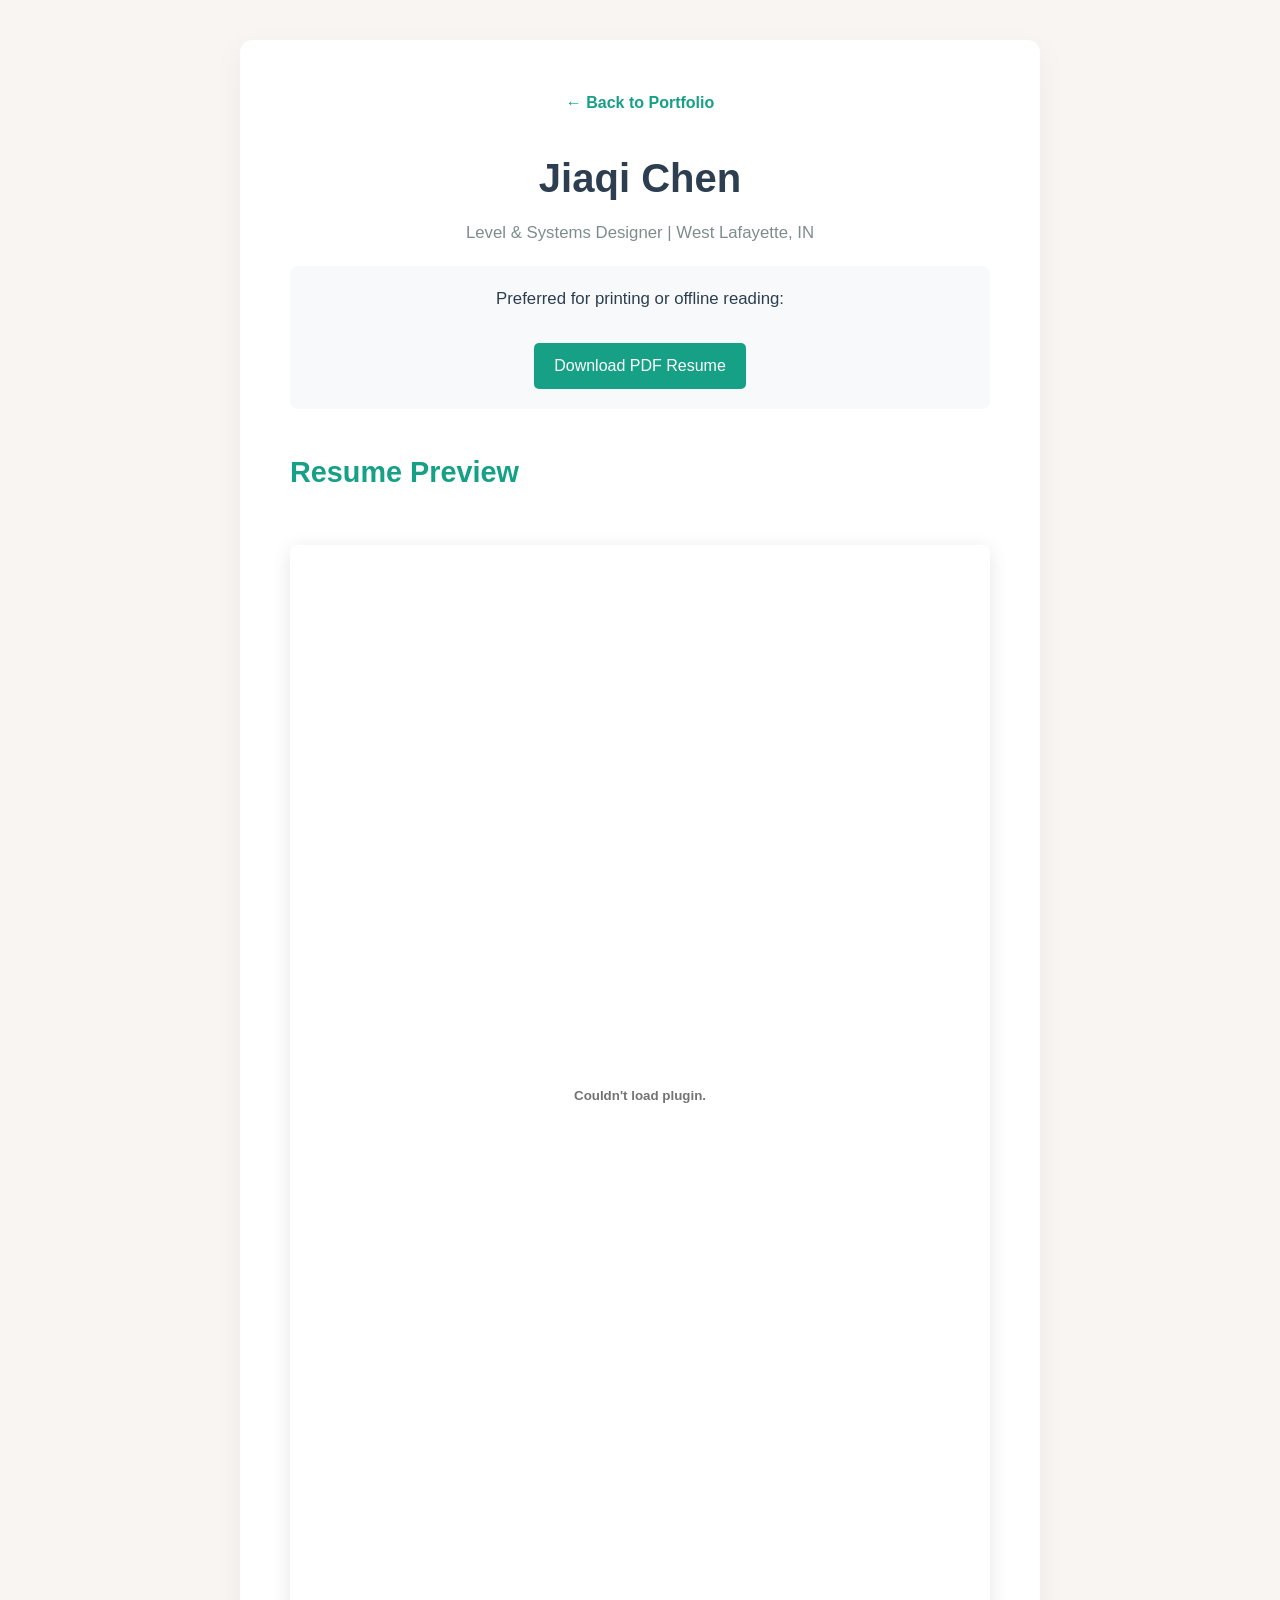
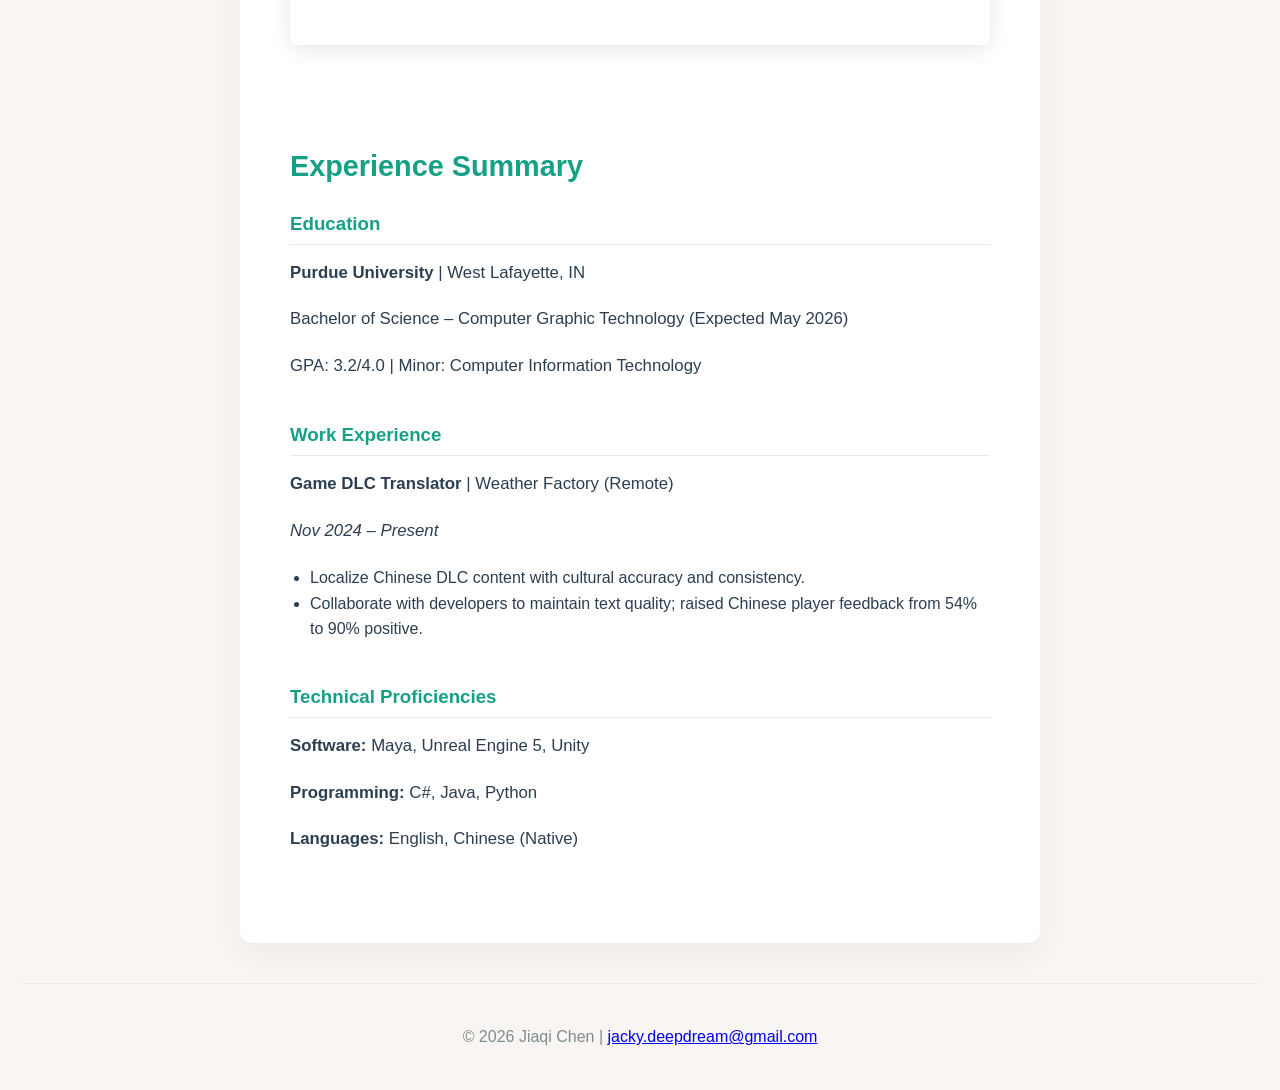
<file: resume.html>
<!DOCTYPE html>
<html lang="en">
<head>
    <meta charset="UTF-8">
    <meta name="viewport" content="width=device-width, initial-scale=1.0">
    <title>Resume | Jiaqi Chen</title>
    <link rel="stylesheet" href="style.css">
    <style>
        /* 针对简历页面的专属样式 */
        .resume-viewer {
            width: 100%;
            height: 1100px; /* 足够长以容纳标准 A4 页面 */
            border: none;
            border-radius: 8px;
            box-shadow: 0 4px 20px rgba(0,0,0,0.1);
            margin: 30px 0;
        }
        .resume-section {
            margin-bottom: 40px;
        }
        .resume-section h3 {
            color: var(--accent-color);
            border-bottom: 1px solid #eaeaea;
            padding-bottom: 5px;
            margin-bottom: 15px;
        }
        .download-bar {
            background-color: #f8f9fa;
            padding: 20px;
            border-radius: 8px;
            text-align: center;
            margin-bottom: 30px;
        }
    </style>
</head>
<body>

    <div class="project-page-container">
        <a href="index.html" class="back-link">← Back to Portfolio</a>
        
        <h1>Jiaqi Chen</h1>
        <p style="text-align: center; color: #7F8C8D;">Level & Systems Designer | West Lafayette, IN</p>

        <div class="download-bar">
            <p>Preferred for printing or offline reading:</p>
            <a href="Resume_Jiaqi Chen.pdf" download class="btn" style="margin-top: 10px;">Download PDF Resume</a>
        </div>

        <h2>Resume Preview</h2>
        <embed src="Resume_Jiaqi Chen.pdf" type="application/pdf" class="resume-viewer" />

        <div class="resume-content" style="margin-top: 60px;">
            <h2>Experience Summary</h2>
            
            <div class="resume-section">
                <h3>Education</h3>
                <p><strong>Purdue University</strong> | West Lafayette, IN</p>
                <p>Bachelor of Science – Computer Graphic Technology (Expected May 2026)</p>
                <p>GPA: 3.2/4.0 | Minor: Computer Information Technology</p>
            </div>

            <div class="resume-section">
                <h3>Work Experience</h3>
                <p><strong>Game DLC Translator</strong> | Weather Factory (Remote)</p>
                <p><em>Nov 2024 – Present</em></p>
                <ul style="margin-left: 20px;">
                    <li>Localize Chinese DLC content with cultural accuracy and consistency.</li>
                    <li>Collaborate with developers to maintain text quality; raised Chinese player feedback from 54% to 90% positive.</li>
                </ul>
            </div>

            <div class="resume-section">
                <h3>Technical Proficiencies</h3>
                <p><strong>Software:</strong> Maya, Unreal Engine 5, Unity</p>
                <p><strong>Programming:</strong> C#, Java, Python</p>
                <p><strong>Languages:</strong> English, Chinese (Native)</p>
            </div>
        </div>

    </div>

    <footer>
        <p>© 2026 Jiaqi Chen | <a href="mailto:jacky.deepdream@gmail.com">jacky.deepdream@gmail.com</a></p>
    </footer>

</body>
</html>
</file>
<file: style.css>
/* ================================================== */
/* --- 1. 基础设置与配色 (深邃青 & 柔和金) --- */
/* ================================================== */
:root {
    --bg-color: #F8F5F2;      /* 柔和偏暖的背景 */
    --text-color: #2C3E50;    /* 高级深蓝灰文字 */
    --accent-color: #16A085;  /* 深邃青 (主链接/按钮) */
    --accent-secondary: #F39C12; /* 柔和金 (悬浮点缀) */
    --card-bg: #FFFFFF;        /* 纯白卡片背景 */
}

* {
    margin: 0;
    padding: 0;
    box-sizing: border-box;
}

body {
    font-family: -apple-system, BlinkMacSystemFont, "Segoe UI", Roboto, Helvetica, Arial, sans-serif;
    background-color: var(--bg-color);
    color: var(--text-color);
    line-height: 1.6;
    padding: 0 20px;
    scroll-behavior: smooth;
}

/* ================================================== */
/* --- 2. 导航栏 (Nav) --- */
/* ================================================== */
nav {
    display: flex;
    justify-content: space-between;
    align-items: center;
    padding: 20px 0;
    max-width: 1000px;
    margin: 0 auto;
}

.logo {
    font-size: 1.5rem;
    font-weight: bold;
    color: var(--accent-color); 
}

.nav-links {
    list-style: none;
    display: flex;
    gap: 20px;
}

.nav-links a {
    text-decoration: none;
    color: var(--text-color);
    font-weight: 500;
    transition: color 0.2s;
}

.nav-links a:hover {
    color: var(--accent-secondary); 
}

/* ================================================== */
/* --- 3. 头部自我介绍 (Header) --- */
/* ================================================== */
header {
    text-align: center;
    padding: 80px 0;
    max-width: 800px;
    margin: 0 auto;
}

header h1 {
    font-size: 3rem;
    margin-bottom: 10px;
}

header h2 {
    font-size: 1.5rem;
    color: #7F8C8D; 
    margin-bottom: 20px;
    font-weight: normal;
}

header p {
    font-size: 1.1rem;
    margin-bottom: 30px;
}

/* ================================================== */
/* --- 4. 通用按钮与链接 (Buttons) --- */
/* ================================================== */
.btn, .details-btn {
    display: inline-block;
    padding: 10px 20px;
    background-color: var(--accent-color); 
    color: #fff;
    text-decoration: none;
    border: none;
    border-radius: 5px;
    cursor: pointer;
    font-size: 1rem;
    transition: background-color 0.2s ease, transform 0.1s ease;
    text-align: center;
}

.btn:hover, .details-btn:hover {
    background-color: #1abc9c; /* 悬浮时变亮 */
    transform: translateY(-2px); /* 轻微上浮 */
}

/* ================================================== */
/* --- 5. 主页展示区块 (Grid Layout) --- */
/* ================================================== */
#projects, #gamejams, #ttrpg {
    max-width: 1000px;
    margin: 0 auto 80px auto;
}

#projects h2, #gamejams h2, #ttrpg h2 {
    font-size: 2rem;
    margin-bottom: 30px;
    border-bottom: 2px solid #eaeaea;
    padding-bottom: 10px;
}

.project-grid {
    display: grid;
    /* 自动适应屏幕宽度，最小 300px 一列 */
    grid-template-columns: repeat(auto-fit, minmax(300px, 1fr));
    gap: 30px;
}

/* ================================================== */
/* --- 6. 单个项目卡片 (Cards) --- */
/* ================================================== */
.project-card {
    background-color: var(--card-bg);
    border: 1px solid #eaeaea;
    border-radius: 8px;
    padding: 20px;
    transition: transform 0.2s ease, box-shadow 0.2s ease;
    display: flex;
    flex-direction: column;
}

.project-card:hover {
    transform: translateY(-5px);
    box-shadow: 0 10px 20px rgba(0,0,0,0.05); 
}

/* 卡片里的封面图 */
.project-cover {
    width: 100%;
    height: 200px;
    object-fit: cover; 
    border-radius: 4px;
    margin-bottom: 15px;
    display: block;
    box-shadow: 0 4px 6px rgba(0,0,0,0.05); 
}

.project-card h3 {
    margin-bottom: 10px;
}

.project-card p {
    font-size: 0.95rem;
    color: #555;
    margin-bottom: 20px;
    flex-grow: 1; /* 让文字部分撑满，把按钮挤到最下 */
}

/* ================================================== */
/* --- 7. 技能展示区 (Skills Container) --- */
/* ================================================== */
#skills {
    max-width: 1000px;
    margin: 0 auto 80px auto;
}

#skills h2 {
    font-size: 2rem;
    margin-bottom: 30px;
    border-bottom: 2px solid #eaeaea;
    padding-bottom: 10px;
}

.skills-container {
    background-color: var(--card-bg);
    border: 1px solid #eaeaea;
    border-radius: 8px;
    padding: 30px;
}

.skills-container p {
    margin-bottom: 10px;
    font-size: 1.1rem;
}

/* ================================================== */
/* --- 8. 页脚 (Footer) --- */
/* ================================================== */
footer {
    text-align: center;
    padding: 40px 0;
    border-top: 1px solid #eaeaea;
    color: #7F8C8D;
}

/* ================================================== */
/* --- 9. 独立项目详情页 (Project Details Page) --- */
/* ================================================== */
.project-page-container {
    max-width: 800px; /* 适合阅读的窄版排版，也是白框的总宽度 */
    margin: 40px auto;
    background-color: var(--card-bg);
    padding: 50px;
    border-radius: 12px;
    box-shadow: 0 10px 30px rgba(0,0,0,0.05);
    overflow: hidden; /* 防止任何东西意外溢出白框 */
}

.project-page-container--wide {
    max-width: 1100px;
}

.project-page-container--medium {
    max-width: 900px;
}

.project-page-container.project-page-container--medium > h2,
.project-page-container.project-page-container--medium > p,
.project-page-container.project-page-container--medium > .project-contributions {
    width: 100%;
    max-width: 100%;
    margin-left: 0;
    margin-right: 0;
    box-sizing: border-box;
}

.project-page-container.project-page-container--medium > .project-contributions {
    margin-bottom: 20px;
    padding-left: 1.5rem;
}

/* Wide project pages use a consistent inner grid for text and media. */
.project-page-container.project-page-container--wide > h2,
.project-page-container.project-page-container--wide > p,
.project-page-container.project-page-container--wide > .project-contributions {
    width: 100%;
    max-width: 100%;
    margin-left: 0;
    margin-right: 0;
    box-sizing: border-box;
}

.project-page-container.project-page-container--wide > h1,
.project-page-container.project-page-container--wide > .back-link,
.project-page-container.project-page-container--wide > .project-cta {
    width: 100%;
    max-width: 850px;
    margin-left: auto;
    margin-right: auto;
    box-sizing: border-box;
}

.project-page-container.project-page-container--wide h1,
.project-page-container.project-page-container--wide h2,
.project-page-container.project-page-container--wide p,
.project-page-container.project-page-container--wide .back-link,
.project-page-container.project-page-container--wide .img-caption,
.project-page-container.project-page-container--wide .project-cta {
    text-align: left;
}

.project-page-container.project-page-container--wide > h1,
.project-page-container.project-page-container--wide > .project-cta,
.project-page-container.project-page-container--wide > .project-cta p {
    text-align: center;
}

.project-page-container.project-page-container--wide > .project-cta {
    margin-bottom: 50px;
}

.project-page-container.project-page-container--wide > .project-contributions {
    margin-bottom: 30px;
    padding-left: 1.5rem;
}

.project-page-container.project-page-container--wide > .showcase-img {
    display: block;
    width: 100%;
    max-width: 1000px;
    margin-left: auto;
    margin-right: auto;
}

.project-page-container.project-page-container--wide > .img-caption {
    max-width: 100%;
}

/* ================================================== */
/* ✨ 核心修改点：文字和标题缩窄，留给图片/视频 100% 宽度 ✨ */
/* ================================================== */
.project-page-container h1,
.project-page-container h2,
.project-page-container p,
.project-meta,
.img-caption,
.back-link {
    max-width: 700px; /* 文字最宽只有 700px */
    margin-left: auto; /* 居中文字 */
    margin-right: auto; /* 居中文字 */
}

.project-meta p, .img-caption, .project-page-container p {
    /* 恢复内部文字对齐方式 */
    margin-left: initial;
    margin-right: initial;
    /* max-width 重写以确保内部也遵循 */
    max-width: initial;
}

/* 如果是文字段落或 meta bar，本身也要加上 auto 居中 */
.project-meta, .img-caption, .project-page-container p, .back-link, .project-page-container h2 {
    max-width: 700px;
    margin-left: auto;
    margin-right: auto;
}

/* 职位与工具信息栏 */
.project-meta {
    color: #7F8C8D;
    font-size: 1.1rem;
    margin-bottom: 40px;
    padding-bottom: 20px;
    border-bottom: 1px solid #eaeaea;
    display: flex; /* 让 meta 信息在一行对齐 */
    justify-content: center;
    gap: 40px;
}

/* Keep longer project details readable without splitting individual fields. */
.project-meta--compact {
    flex-wrap: nowrap;
    gap: 16px;
    font-size: 0.9rem;
}

.project-meta--compact p {
    white-space: nowrap;
    font-size: inherit;
}

.project-meta--wide {
    max-width: 850px;
    gap: 16px;
    font-size: 0.9rem;
    justify-content: flex-start;
}

.project-meta--medium {
    max-width: 800px;
}

.project-page-container h2 {
    font-size: 1.8rem;
    margin: 40px auto 20px auto; /* 顶部/底部 margin，左右 auto 居中 */
    color: var(--accent-color);
}

.project-page-container p {
    margin-bottom: 20px;
    font-size: 1.05rem;
}

.back-link {
    display: inline-block;
    margin-bottom: 30px;
    color: var(--accent-color);
    text-decoration: none;
    font-weight: bold;
    transition: color 0.2s;
    text-align: center;
    width: 100%; /* 确保 back-link 作为 700px 宽度的容器正确居中 */
}

.back-link:hover {
    color: var(--accent-secondary);
}

.project-page-container h1 {
    font-size: 2.5rem;
    margin-bottom: 10px;
    text-align: center;
}

/* 详情页内展示能力的大图 - ✨ 保持在白框内 100% 宽度 ✨ */
.showcase-img {
    width: 100%; /* 占满白框的 100% 宽度 (800px) */
    height: auto;
    border-radius: 8px;
    margin: 20px 0 10px 0;
    box-shadow: 0 4px 12px rgba(0,0,0,0.1);
}

/* 图片下方的注释 (图注) - ✨ 文字区域 (700px) 内居中 ✨ */
.img-caption {
    font-size: 0.9rem;
    color: #7F8C8D;
    text-align: center;
    margin-bottom: 40px;
    font-style: italic;
    max-width: 700px;
    margin-left: auto;
    margin-right: auto;
}

/* ================================================== */
/* --- 10. 视频播放器 (YouTube Embed ✨ 已修复溢出问题 ✨) --- */
/* ================================================== */
.video-container {
    position: relative;
    /* ✨ 核心修改：宽度设置为白框的 100% (800px) ✨ */
    width: 100%; 
    /* ✨ 核心修改：删除原本的向左 margin 偏移 ✨ */
    margin-left: 0; 
    /* 现代 CSS 魔法：锁定 16:9 比例 */
    aspect-ratio: 16 / 9; 
    margin-top: 30px;
    margin-bottom: 50px;
    border-radius: 12px;
    overflow: hidden;
    /* 柔和的阴影，不喧宾夺主 */
    box-shadow: 0 4px 12px rgba(0,0,0,0.1); 
    background-color: #222; /* 视频未加载时的底色 */
}

/* 视频 iframe 占满容器 */
.video-container iframe {
    position: absolute;
    top: 0;
    left: 0;
    width: 100%;
    height: 100%;
    border: none;
}
</file>
